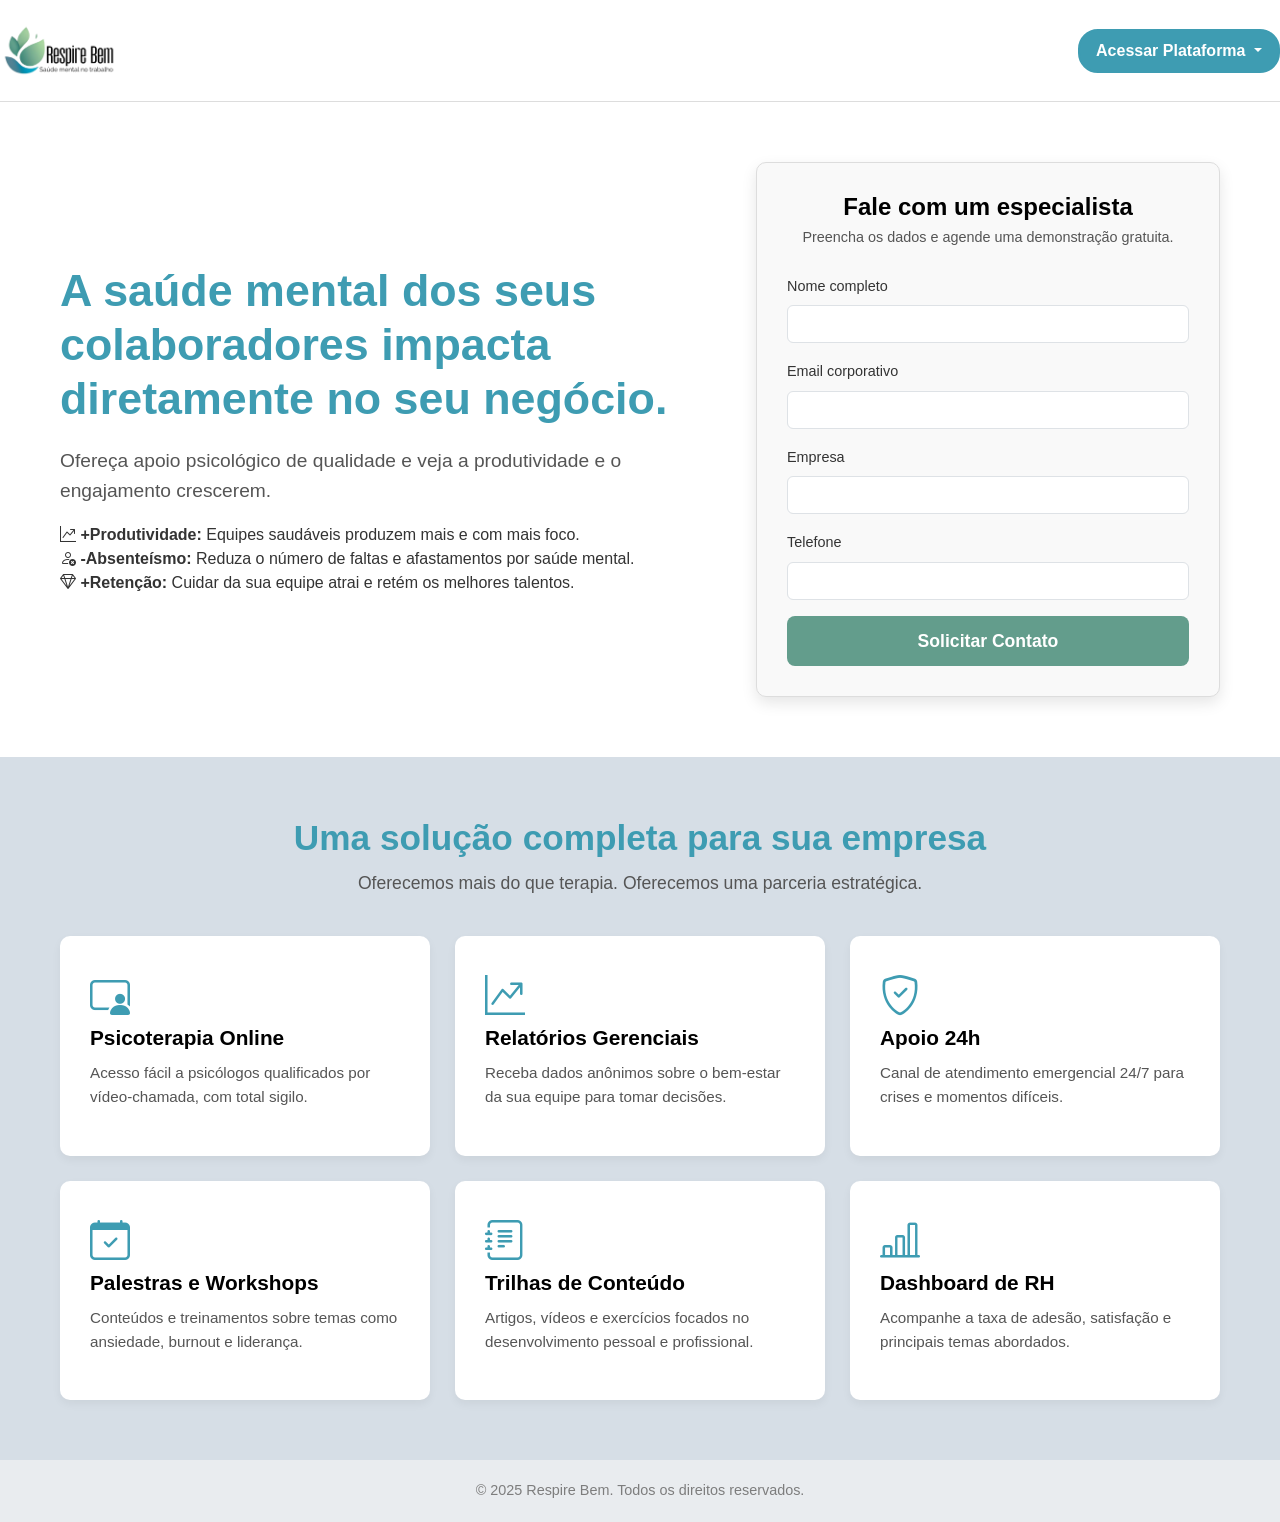
<file: respire-bem-frontend/index.html>
<!DOCTYPE html>
<html lang="pt-br">
<head>
  <meta charset="UTF-8" />
  <meta name="viewport" content="width=device-width, initial-scale=1.0" />
  
  <link href="https://cdn.jsdelivr.net/npm/bootstrap@5.3.3/dist/css/bootstrap.min.css" rel="stylesheet" integrity="sha384-QWTKZyjpPEjISv5WaRU9OFeRpok6YctnYmDr5pNlyT2bRjXh0JMhjY6hW+ALEwIH" crossorigin="anonymous">
  
  <link rel="stylesheet" href="assets/css/index.css" />
  
  <link rel="icon" href="assets/icons/favicon.ico" type="image/x-icon" />
  <title>Respire Bem - Saúde Mental para Empresas</title>

  <link rel="stylesheet" href="https://cdn.jsdelivr.net/npm/bootstrap-icons@1.11.3/font/bootstrap-icons.min.css">
</head>
<body>
  
<header class="header-publico">
  <div class="header-container">
    <img src="assets/icons/imag.01.png" alt="Logo Respire Bem" class="logo" />
    
    <div class="btn-group">
      <button type="button" class="btn btn-login dropdown-toggle" data-bs-toggle="dropdown" aria-expanded="false">
        Acessar Plataforma
      </button>
      <ul class="dropdown-menu dropdown-menu-end">
        <li>
          <a class="dropdown-item" href="#" data-bs-toggle="modal" data-bs-target="#modalEmpresa">
            <i class="bi bi-building"></i> Sou Empresa
          </a>
        </li>
        <li>
          <a class="dropdown-item" href="#" data-bs-toggle="modal" data-bs-target="#modalProfissional">
            <i class="bi bi-heart-pulse"></i> Sou Profissional
          </a>
        </li>
        <li>
          <a class="dropdown-item" href="#" data-bs-toggle="modal" data-bs-target="#modalColaborador">
            <i class="bi bi-person"></i> Sou Colaborador
          </a>
        </li>
      </ul>
    </div>
  </div>
</header>

<main>
  <section class="hero-section">
    <div class="main-container hero-container">
      
      <div class="hero-texto">
        <h1>A saúde mental dos seus colaboradores impacta diretamente no seu negócio.</h1>
        <p>Ofereça apoio psicológico de qualidade e veja a produtividade e o engajamento crescerem.</p>
        <div class="hero-features-list">
          <div class="hero-feature-item">
            <i class="bi bi-graph-up-arrow"></i>
            <span><strong>+Produtividade:</strong> Equipes saudáveis produzem mais e com mais foco.</span>
          </div>
          <div class="hero-feature-item">
            <i class="bi bi-person-x"></i>
            <span><strong>-Absenteísmo:</strong> Reduza o número de faltas e afastamentos por saúde mental.</span>
          </div>
          <div class="hero-feature-item">
            <i class="bi bi-gem"></i>
            <span><strong>+Retenção:</strong> Cuidar da sua equipe atrai e retém os melhores talentos.</span>
          </div>
        </div>
      </div>

      <div class="hero-form">
        <h3>Fale com um especialista</h3>
        <p>Preencha os dados e agende uma demonstração gratuita.</p>
        <form>
          <div class="mb-3">
            <label for="nome" class="form-label">Nome completo</label>
            <input type="text" class="form-control" id="nome">
          </div>
          <div class="mb-3">
            <label for="email" class="form-label">Email corporativo</label>
            <input type="email" class="form-control" id="email">
          </div>
          <div class="mb-3">
            <label for="empresa" class="form-label">Empresa</label>
            <input type="text" class="form-control" id="empresa">
          </div>
          <div class="mb-3">
            <label for="telefone" class="form-label">Telefone</label>
            <input type="tel" class="form-control" id="telefone">
          </div>
          
          <button type="button" class="btn-submit-form" data-bs-toggle="modal" data-bs-target="#modalContatoSucesso">
            Solicitar Contato
          </button>
        </form>
      </div>

    </div>
  </section>

  <section class="beneficios-section">
    <div class="main-container">
      <h2>Uma solução completa para sua empresa</h2>
      <p class="subtitulo">Oferecemos mais do que terapia. Oferecemos uma parceria estratégica.</p>
      <div class="beneficios-grid">
        <div class="beneficio-item">
          <i class="bi bi-person-video3"></i>
          <h3>Psicoterapia Online</h3>
          <p>Acesso fácil a psicólogos qualificados por vídeo-chamada, com total sigilo.</p>
        </div>
        <div class="beneficio-item">
          <i class="bi bi-graph-up-arrow"></i>
          <h3>Relatórios Gerenciais</h3>
          <p>Receba dados anônimos sobre o bem-estar da sua equipe para tomar decisões.</p>
        </div>
        <div class="beneficio-item">
          <i class="bi bi-shield-check"></i>
          <h3>Apoio 24h</h3>
          <p>Canal de atendimento emergencial 24/7 para crises e momentos difíceis.</p>
        </div>
        <div class="beneficio-item">
          <i class="bi bi-calendar-check"></i>
          <h3>Palestras e Workshops</h3>
          <p>Conteúdos e treinamentos sobre temas como ansiedade, burnout e liderança.</p>
        </div>
        <div class="beneficio-item">
          <i class="bi bi-journal-text"></i>
          <h3>Trilhas de Conteúdo</h3>
          <p>Artigos, vídeos e exercícios focados no desenvolvimento pessoal e profissional.</p>
        </div>
        <div class="beneficio-item">
          <i class="bi bi-bar-chart-line"></i>
          <h3>Dashboard de RH</h3>
          <p>Acompanhe a taxa de adesão, satisfação e principais temas abordados.</p>
        </div>
      </div>
    </div>
  </section>
</main>

<footer class="footer-padrao">
  <p>© 2025 Respire Bem. Todos os direitos reservados.</p>
</footer>

<div class="modal fade" id="modalContatoSucesso" tabindex="-1" aria-labelledby="modalContatoSucessoLabel" aria-hidden="true">
  <div class="modal-dialog modal-dialog-centered">
    <div class="modal-content">
      <div class="modal-header" style="background-color: #639D8C;">
        <h1 class="modal-title fs-5" id="modalContatoSucessoLabel" style="color: white !important;">
          <i class="bi bi-check-circle-fill"></i> Solicitação Recebida!
        </h1>
        <button type="button" class="btn-close" data-bs-dismiss="modal" aria-label="Close"></button>
      </div>
      <div class="modal-body text-center">
        <p class="mt-3" style="font-size: 1.2em; font-weight: bold; color: #3E9CB2;">
            Aguarde, um de nossos especialistas!
        </p>
        <p>O mesmo entrará em contato em breve.</p>
      </div>
      <div class="modal-footer">
        <button type="button" class="btn btn-secondary" data-bs-dismiss="modal">Fechar</button>
      </div>
    </div>
  </div>
</div>

<div class="modal fade" id="modalEmpresa" tabindex="-1" aria-labelledby="modalEmpresaLabel" aria-hidden="true">
  <div class="modal-dialog modal-dialog-centered">
    <div class="modal-content">
      <div class="modal-header">
        <h1 class="modal-title fs-5" id="modalEmpresaLabel">Login da Empresa (RH)</h1>
        <button type="button" class="btn-close" data-bs-dismiss="modal" aria-label="Close"></button>
      </div>
      <div class="modal-body">
        <form>
          <div class="mb-3">
            <label for="loginEmailEmpresa" class="form-label">Email Corporativo</label>
            <input type="email" class="form-control" id="loginEmailEmpresa" placeholder="seu.nome@empresa.com" required>
          </div>
          <div class="mb-3">
            <label for="loginSenhaEmpresa" class="form-label">Senha</label>
            <input type="password" class="form-control" id="loginSenhaEmpresa" required>
          </div>
          <div class="mb-3 form-check">
            <input type="checkbox" class="form-check-input" id="lembrarEmpresa">
            <label class="form-check-label" for="lembrarEmpresa">Lembrar-me</label>
          </div>
          <button type="submit" class="btn btn-primary w-100 btn-login-modal">Entrar</button>
        </form>
      </div>
    </div>
  </div>
</div>

<div class="modal fade" id="modalProfissional" tabindex="-1" aria-labelledby="modalProfissionalLabel" aria-hidden="true">
  <div class="modal-dialog modal-dialog-centered">
    <div class="modal-content">
      <div class="modal-header">
        <h1 class="modal-title fs-5" id="modalProfissionalLabel">Login do Profissional</h1>
        <button type="button" class="btn-close" data-bs-dismiss="modal" aria-label="Close"></button>
      </div>
      <div class="modal-body">
        <form>
          <div class="mb-3">
            <label for="loginEmailProfissional" class="form-label">Email Profissional</label>
            <input type="email" class="form-control" id="loginEmailProfissional" required>
          </div>
          <div class="mb-3">
            <label for="loginSenhaProfissional" class="form-label">Senha</label>
            <input type="password" class="form-control" id="loginSenhaProfissional" required>
          </div>
          <button type="submit" class="btn btn-primary w-100 btn-login-modal">Entrar</button>
        </form>
      </div>
    </div>
  </div>
</div>

<div class="modal fade" id="modalColaborador" tabindex="-1" aria-labelledby="modalColaboradorLabel" aria-hidden="true">
  <div class="modal-dialog modal-dialog-centered">
    <div class="modal-content">
      <div class="modal-header">
        <h1 class="modal-title fs-5" id="modalColaboradorLabel">Login do Colaborador</h1>
        <button type="button" class="btn-close" data-bs-dismiss="modal" aria-label="Close"></button>
      </div>
      <div class="modal-body">
        <form>
          <div class="mb-3">
            <label for="loginEmailColaborador" class="form-label">Seu Email</label>
            <input type="email" class="form-control" id="loginEmailColaborador" required>
          </div>
          <div class="mb-3">
            <label for="loginSenhaColaborador" class="form-label">Senha</labeL>
            <input type="password" class="form-control" id="loginSenhaColaborador" required>
          </div>
          <button type="submit" class="btn btn-primary w-100 btn-login-modal">Entrar</button>
        </form>
      </div>
    </div>
  </div>
</div>

<script src="https://cdn.jsdelivr.net/npm/bootstrap@5.3.3/dist/js/bootstrap.bundle.min.js" integrity="sha384-YvpcrYf0tY3lHB60NNkmXc5s9fDVZLESaAA55NDzOxhy9GkcIdslK1eN7N6jIeHz" crossorigin="anonymous"></script>
<!-- INCLUSÃO DOS NOVOS SCRIPTS DE AUTENTICAÇÃO -->
<script src="assets/js/api.js"></script>
<script src="assets/js/login.js"></script>
</body>
</html>
</file>
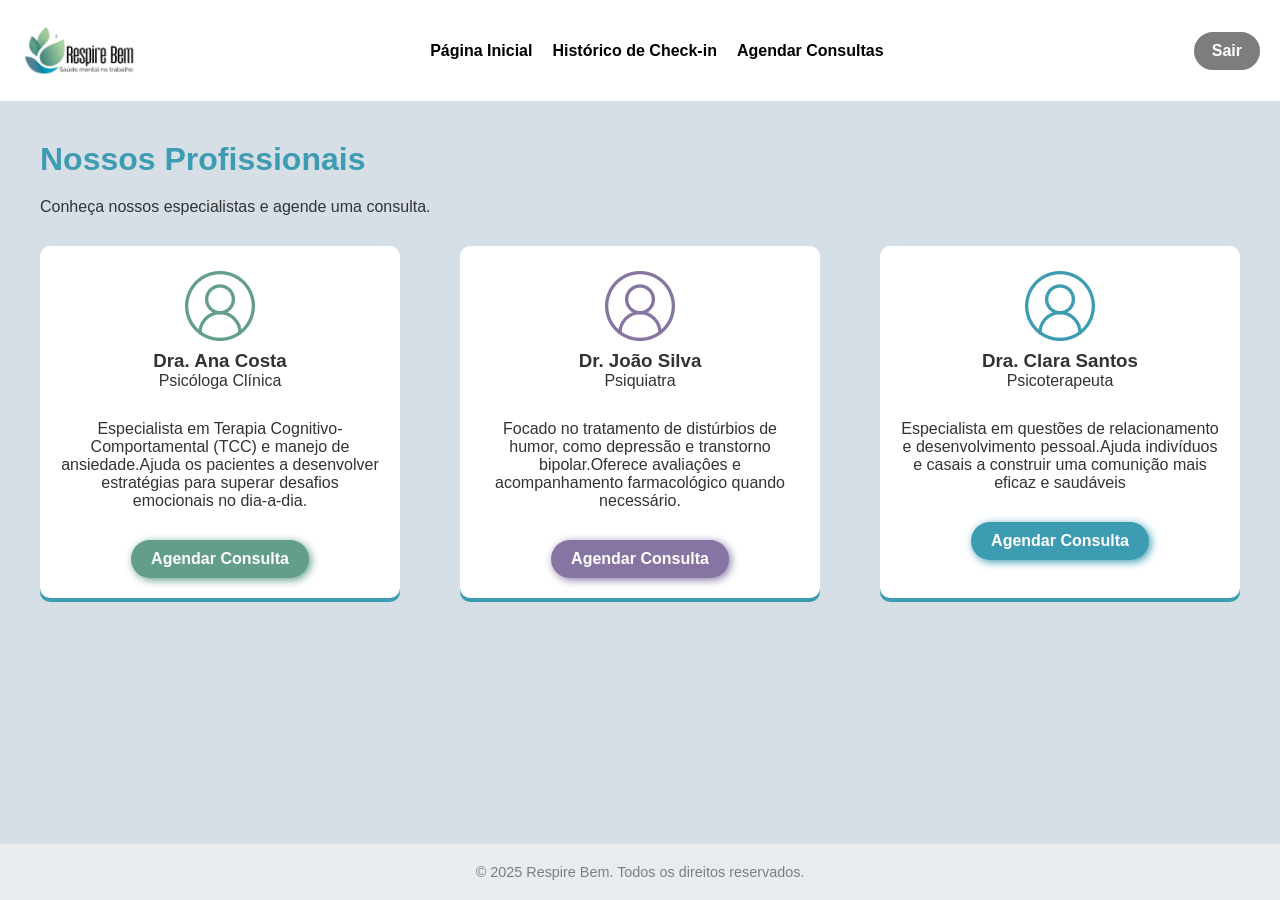
<file: respire-bem-frontend/pages/colaborador/colaborador-agendar-consultas.html>
<!DOCTYPE html>
<html lang="pt-br">
<head>
    <meta charset="UTF-8">
    <meta name="viewport" content="width=device-width, initial-scale=1.0">
    <link rel="stylesheet" href="../../assets/css/colaborador-agendar-consultas.css">
    <title>Agendar Consultas - Colaborador</title>
</head>
<body>
    
    <header>
      <link rel="icon" href="/favicon.ico" type="image/x-icon" />
    <div class="header-container">
      <img src="../../assets/icons/imag.01.png" alt="Logo Respire Bem" class="logo" />
      <nav>
        <ul>
          <li><a href="tela-inicial-colaborador.html">Página Inicial</a></li>
          <li><a href="colaborador-historico-check-in.html">Histórico de Check-in</a></li>
          <li><a href="colaborador-agendar-consultas.html#">Agendar Consultas</a></li>
        </ul>
      </nav>
      <a href="../index.html#" class="sair">Sair</a>
    </div>
  </header>

  <main>
    <div class="main-container">
      <h1>Nossos Profissionais</h1>
      <p>Conheça nossos especialistas e agende uma consulta.</p>

      <div class="tres-colunas">
        <div class="psicologa-clinica">
          <img src="../../assets/icons/circle-user-round001.png" alt="Dra. Ana Costa">
          <h3>Dra. Ana Costa</h3>
          <p>Psicóloga Clínica</p>
          <p>Especialista em Terapia Cognitivo-Comportamental (TCC) e manejo de ansiedade.Ajuda os pacientes a desenvolver estratégias para superar desafios emocionais no dia-a-dia.</p>
          <a href="#">
          <button class="agendar-consulta01">Agendar Consulta</button>
          </a>
        </div>
        <div class="psiquiatria">
          <img src="../../assets/icons/circle-user-round002.png" alt="Dr. João Silva">
          <h3>Dr. João Silva</h3>
          <p>Psiquiatra</p>
          <p>Focado no tratamento de distúrbios de humor, como depressão e transtorno bipolar.Oferece avaliaçôes e acompanhamento farmacológico quando necessário.</p>
           <a href="#">
          <button class="agendar-consulta02">Agendar Consulta</button>
          </a>
        </div>
        <div class="psicoterapeuta">
          <img src="../../assets/icons/circle-user-round 003.png" alt="Dra. Clara Santos">
          <h3>Dra. Clara Santos</h3>
          <p>Psicoterapeuta</p>
          <p>Especialista em questões de relacionamento e desenvolvimento pessoal.Ajuda indivíduos e casais a construir uma comunição mais eficaz e saudáveis</p>
           <a href="#">
          <button class="agendar-consulta03">Agendar Consulta</button>
          </a>
        </div>
      </div>
    </div>
  </main>

  <footer class="footer-padrao">
    <p>© 2025 Respire Bem. Todos os direitos reservados.</p>
  </footer>
  <script src="../../assets/js/logout.js" defer></script>
</body>
</html>
</file>
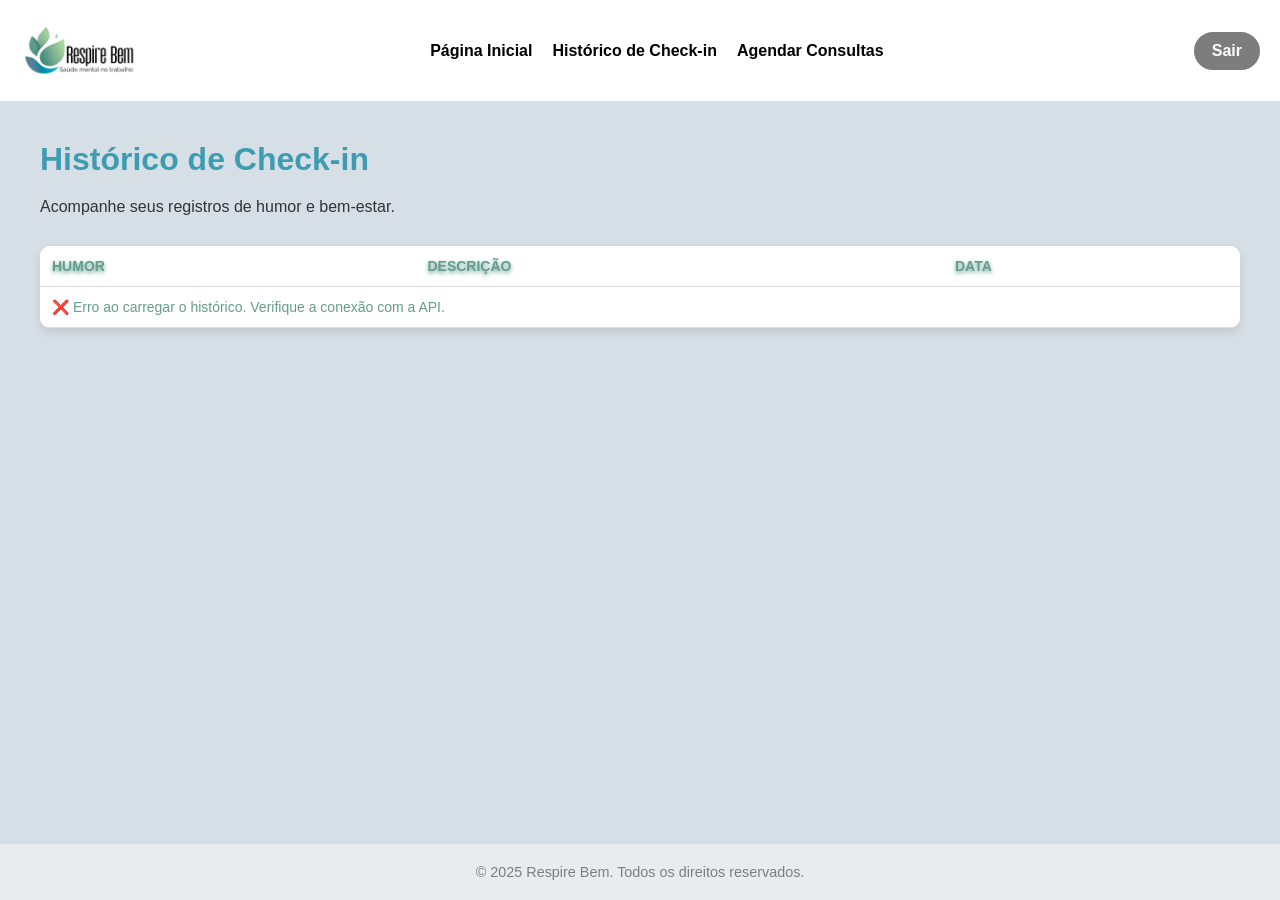
<file: respire-bem-frontend/pages/colaborador/colaborador-historico-check-in.html>
<!DOCTYPE html>
<html lang="pt-br">
<head>
  <meta charset="UTF-8" />
  <meta name="viewport" content="width=device-width, initial-scale=1.0" />
  <title>Histórico de Check-in - Respire Bem</title>
  <link rel="stylesheet" href="../../assets/css/colaborador-historico-check-in.css" />
</head>
<body>
  <header>
    <link rel="icon" href="../../assets/icons/favicon.ico" type="image/x-icon" />
    <div class="header-container">
      <img src="../../assets/icons/imag.01.png" alt="Logo Respire Bem" class="logo" />
      <nav>
        <ul>
          <li><a href="tela-inicial-colaborador.html">Página Inicial</a></li>
          <li><a href="colaborador-historico-check-in.html#">Histórico de Check-in</a></li>
          <li><a href="colaborador-agendar-consultas.html">Agendar Consultas</a></li>
        </ul>
      </nav>
      <a href="../index.html#" class="sair">Sair</a>
    </div>
  </header>

  <main>
    <div class="main-container">
      <h1>Histórico de Check-in</h1>
      <p>Acompanhe seus registros de humor e bem-estar.</p>

      <table class="historico-checkin">
        <thead>
          <tr>
            <th>Humor</th>
            <th>Descrição</th>
            <th>Data</th>
          </tr>
        </thead>
        <tbody>
          <tr>
            <td>Feliz</td>
            <td>Hoje estou me sentindo feliz e animado.</td>
            <td>18/09/2025</td>
          </tr>
          <tr>
            <td>Bem</td>
            <td>Hoje estou me sentindo bem e tranquilo.</td>
            <td>19/09/2025</td>
          </tr>
          <tr>
            <td>Neutro (a)</td>
            <td>Hoje estou me sentindo neutro e indiferente.</td>
            <td>22/09/2025</td>
          </tr>
          <tr>
            <td>Desanimado (a)</td>
            <td>Hoje estou me sentindo desanimado e desmotivado.</td>
            <td>23/09/2025</td>
          </tr>
          <tr>
            <td>Triste</td>
            <td>Hoje estou me sentindo triste abalado.</td>
            <td>24/09/2025</td>
          </tr>
          <tr>
            <td>Irritado (a)</td>
            <td>Hoje estou me sentindo irritado e frustrado.</td>
            <td>25/09/2025</td>
          </tr>
          <tr>
            <td>Feliz</td>
            <td>Hoje estou me sentindo feliz e animado.</td>
            <td>26/09/2025</td>
          </tr>
          <tr>
            <td>Bem</td>
            <td>Hoje estou me sentindo bem e tranquilo.</td>
            <td>29/09/2025</td>
          </tr>
        </tbody>
      </table>
    </div>
  </main>
  <footer class="footer-padrao">
    <p>© 2025 Respire Bem. Todos os direitos reservados.</p>
  </footer>
  <script src="../../assets/js/api.js" defer></script> 
  <script src="../../assets/js/logout.js" defer></script>
  <script src="../../assets/js/colaborador-historico-check-in.js" defer></script>
</body>
</html>
</file>
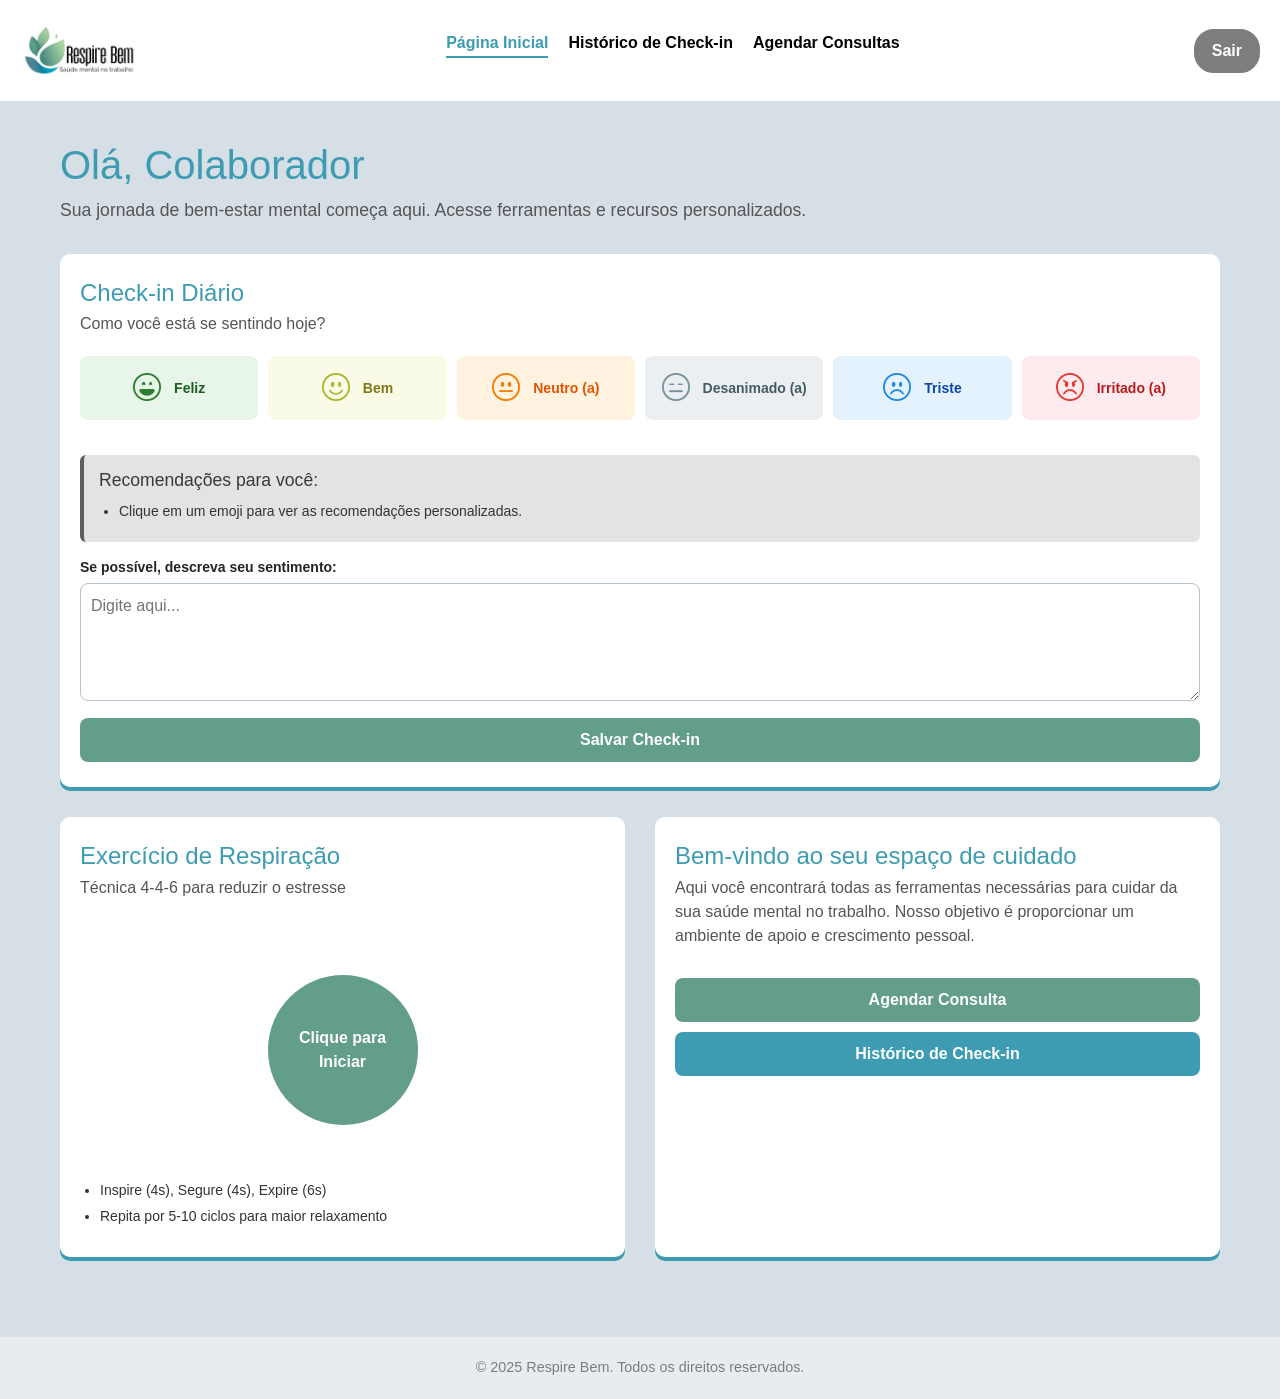
<file: respire-bem-frontend/pages/colaborador/tela-inicial-colaborador.html>
<!DOCTYPE html>
<html lang="pt-BR">
<head>
  <meta charset="UTF-8" />
  <meta name="viewport" content="width=device-width, initial-scale=1.0" />
  <title>Olá Colaborador - Respire Bem</title>
  
  <link rel="stylesheet" href="../../assets/css/tela-inicial-colaborador.css" />
  
  <link href="https://cdn.jsdelivr.net/npm/bootstrap@5.3.3/dist/css/bootstrap.min.css" rel="stylesheet" integrity="sha384-QWTKZyjpPEjISv5WaRU9OFeRpok6YctnYmDr5pNlyT2bRjXh0JMhjY6hW+ALEwIH" crossorigin="anonymous">
  <link rel="stylesheet" href="https://cdn.jsdelivr.net/npm/bootstrap-icons@1.10.5/font/bootstrap-icons.css">
  <link rel="icon" href="../../assets/icons/favicon.ico" type="image/x-icon" />
</head>
<body>

  <header> 
    <div class="header-container">
      <img src="../../assets/icons/imag.01.png" alt="Logo Respire Bem" class="logo" />
      <nav>
        <ul>
          <li><a href="tela-inicial-colaborador.html#" class="active">Página Inicial</a></li>
          <li><a href="colaborador-historico-check-in.html">Histórico de Check-in</a></li>
          <li><a href="colaborador-agendar-consultas.html">Agendar Consultas</a></li> 
        </ul>
      </nav>
      <a href="../index.html" class="sair">Sair</a>
    </div>
  </header>

  <main>
    <div class="main-container">
      <h1>Olá, Colaborador</h1>
      <p>Sua jornada de bem-estar mental começa aqui. Acesse ferramentas e recursos personalizados.</p>

      <div class="container-main">

        <div class="col card-destaque">
          <h2>Check-in Diário</h2>
          <p class="col-subtitulo">Como você está se sentindo hoje?</p>
          <div class="mood-icons">
            <div class="mood feliz"><i class="bi bi-emoji-laughing"></i> Feliz</div>
            <div class="mood bem"><i class="bi bi-emoji-smile"></i> Bem</div>
            <div class="mood neutro"><i class="bi bi-emoji-neutral"></i> Neutro (a)</div>
            <div class="mood desanimado"><i class="bi bi-emoji-expressionless"></i> Desanimado (a)</div>
            <div class="mood triste"><i class="bi bi-emoji-frown"></i> Triste</div>
            <div class="mood irritado"><i class="bi bi-emoji-angry"></i> Irritado (a)</div>
          </div>
          <div class="listaRecomendacao" id="listaRecomendacoes">
            <h3>Recomendações para você:</h3>
            <ul>
              <li>Clique em um emoji para ver as recomendações personalizadas.</li>
            </ul>
          </div>
          <div class="descricao">
            <label for="descricao">Se possível, descreva seu sentimento:</label>
            <textarea id="descricao" name="descricao" rows="4" placeholder="Digite aqui..."></textarea>
          </div>
          
          <button class="btn-primary" data-bs-toggle="modal" data-bs-target="#modalSucesso">Salvar Check-in</button>
        </div>
        
        <div class="col">
          <h2>Exercício de Respiração</h2>
          <p class="col-subtitulo">Técnica 4-4-6 para reduzir o estresse</p>
          <div class="respiracao-container">
            <div id="bolaRespiracao" class="bola">
              <span id="textoRespiracao">Clique para Iniciar</span>
            </div>
          </div>
          <ul class="lista-simples">
            <li>Inspire (4s), Segure (4s), Expire (6s)</li>
            <li>Repita por 5-10 ciclos para maior relaxamento</li>
          </ul>
        </div>

        <div class="col">
          <h2>Bem-vindo ao seu espaço de cuidado</h2>
          <p class="col-subtitulo">
            Aqui você encontrará todas as ferramentas necessárias para cuidar da sua saúde mental no trabalho.
            Nosso objetivo é proporcionar um ambiente de apoio e crescimento pessoal.
          </p>
          <a href="colaborador-agendar-consultas.html" class="btn-primary">Agendar Consulta</a>
          <a href="colaborador-historico-check-in.html" class="btn-secondary">Histórico de Check-in</a>
        </div>

        

      </div>
    </div>
  </main>

  <footer class="footer-padrao">
    <p>© 2025 Respire Bem. Todos os direitos reservados.</p>
  </footer>

  <div class="modal fade" id="modalSucesso" tabindex="-1" aria-labelledby="modalSucessoLabel" aria-hidden="true">
    <div class="modal-dialog modal-dialog-centered">
      <div class="modal-content">
        <div class="modal-header" style="background-color: #639D8C; color: white;">
          <h1 class="modal-title fs-5" id="modalSucessoLabel" style="color: white !important;">
            <i class="bi bi-check-circle-fill"></i> Check-in Realizado!
          </h1>
          <button type="button" class="btn-close" data-bs-dismiss="modal" aria-label="Close"></button>
        </div>
        <div class="modal-body text-center">
          <p class="mt-3">Obrigado por compartilhar como você está se sentindo.</p>
          <p>Suas informações foram salvas com segurança.</p>
        </div>
        <div class="modal-footer">
        <button type="button" class="btn-secondary" data-bs-dismiss="modal">Fechar</button> 
        </div>
      </div>
    </div>
  </div>

  <script src="https://cdn.jsdelivr.net/npm/bootstrap@5.3.3/dist/js/bootstrap.bundle.min.js" integrity="sha384-YvpcrYf0tY3lHB60NNkmXc5s9fDVZLESaAA55NDzOxhy9GkcIdslK1eN7N6jIeHz" crossorigin="anonymous"></script>
  <script src="../../assets/js/api.js" defer ></script>
  <script src="../../assets/js/logout.js" defer></script>
  <script src="../../assets/js/tela-inicial-colaborador.js"></script>
  <script src="../../assets/js/colaborador.js"></script>
  

</body>
</html>
</file>
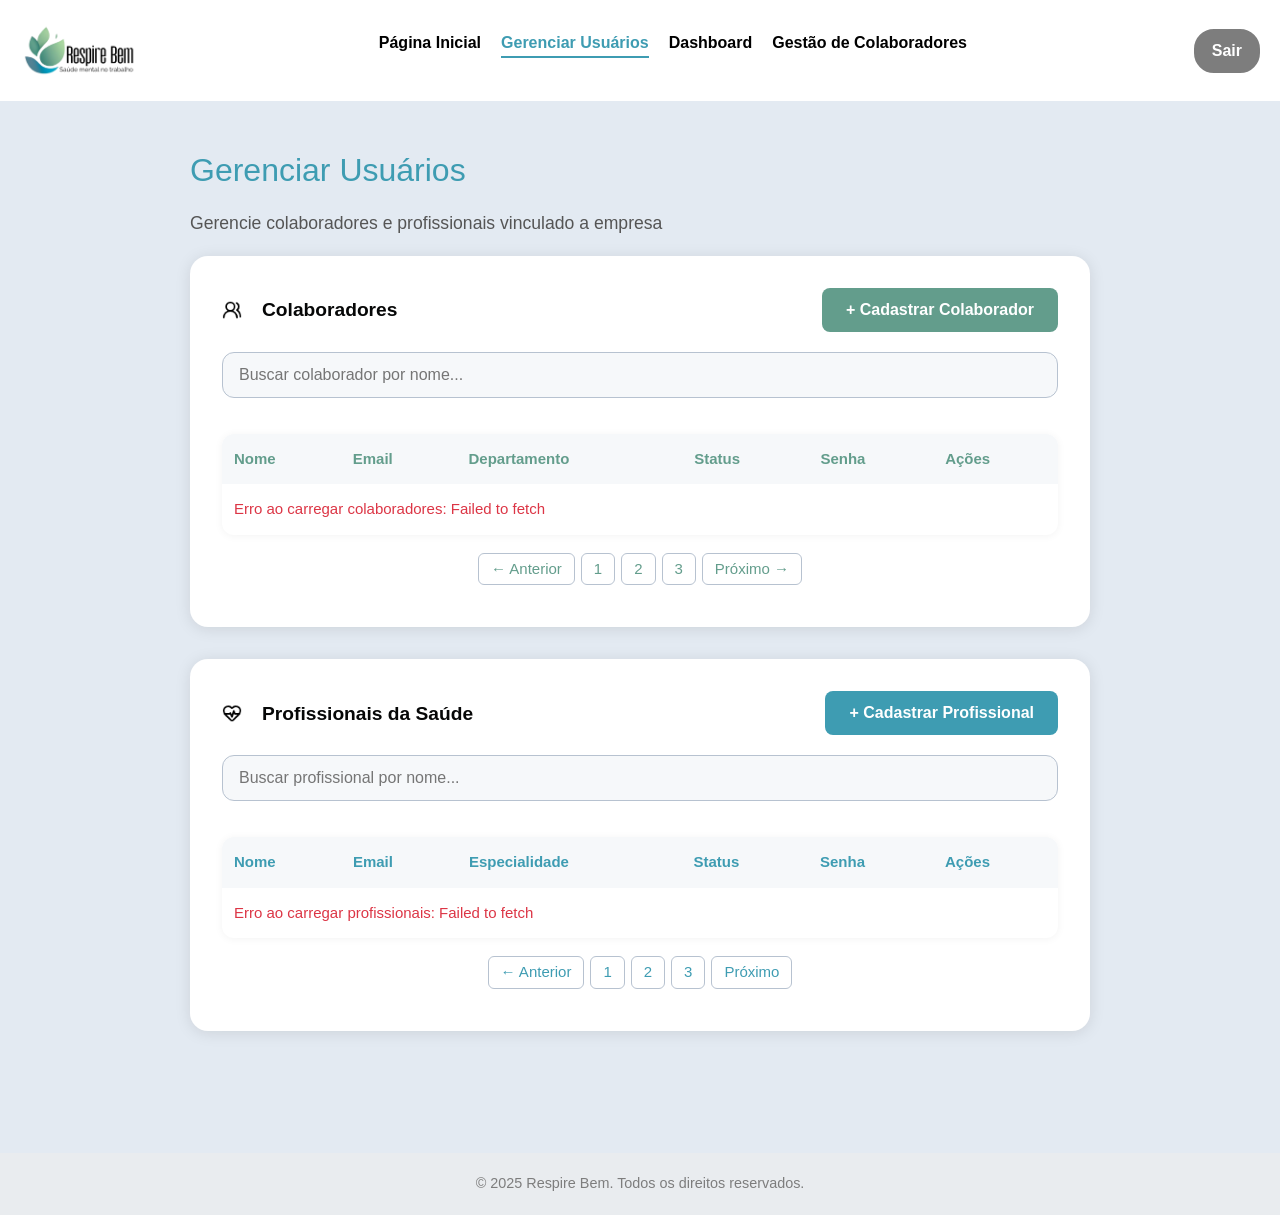
<file: respire-bem-frontend/pages/empresa/gerenciar-usuarios.html>
<!DOCTYPE html>
<html lang="pt-br">
<head>
  <meta charset="UTF-8">
  <meta name="viewport" content="width=device-width, initial-scale=1.0">
  <title>Gerenciar Usuários - Respire Bem</title>
  
  <link href="https://cdn.jsdelivr.net/npm/bootstrap@5.3.3/dist/css/bootstrap.min.css" rel="stylesheet" integrity="sha384-QWTKZyjpPEjISv5WaRU9OFeRpok6YctnYmDr5pNlyT2bRjXh0JMhjY6hW+ALEwIH" crossorigin="anonymous">
  
  <link rel="stylesheet" href="../../assets/css/gerenciar-usuarios.css">
</head>
<body>
  <header> 
    <div class="header-container">
      <img src="../../assets/icons/imag.01.png" alt="Logo Respire Bem" class="logo" />
      <nav>
        <ul>
          <li><a href="tela-inicial-empresa.html">Página Inicial</a></li>
          
          <li><a href="gerenciar-usuarios.html" class="active">Gerenciar Usuários</a></li>
          <li><a href="dashboard.html">Dashboard</a></li>
          <li><a href="gestao-de-colaboradores.html">Gestão de Colaboradores</a></li>
        </ul>
      </nav>
      <a href="../index.html" class="sair">Sair</a>
    </div>
  </header>

  <main>
    <div class="main-container">
        <h1>Gerenciar Usuários</h1>
        <p>Gerencie colaboradores e profissionais vinculado a empresa</p>

        <div class="coluna1">
            <div class="colaboradores">
                <div class="colaboradores-header">
                  <img src="../../assets/icons/colaboradores.png" alt="colaboradores">
                  <h2>Colaboradores</h2>
                  <button class="btn-cadastrar-colaborador" data-bs-toggle="modal" data-bs-target="#modalColaborador">+ Cadastrar Colaborador</button>
                </div>
                
                  <input type="text" id="buscaColaborador" name="buscaColaborador" placeholder="Buscar colaborador por nome..." class="campo-busca">

                <table id="tabelaColaboradores">
                  <thead>
                    <tr>
                      <th>Nome</th>
                      <th>Email</th>
                      <th>Departamento</th>
                      <th>Status</th>
                      <th>Senha</th>
                      <th>Ações</th>
                    </tr>
                  </thead>
                  <tbody>
                    </tbody>
                </table>
                <div class="paginacao-colaboradores">
                  <button>&larr; Anterior</button>
                  <span class="active">1</span>
                  <button>2</button>
                  <button>3</button>
                  <button>Próximo &rarr;</button>
                </div>
            </div>
          </div>
          
          <div class="coluna2">
            <div class="profissionais-card">
              <div class="profissionais-header">
                <img src="../../assets/icons/bem-estar.png" alt="profissionais">
                <h2>Profissionais da Saúde</h2>
                <button class="btn-cadastrar-profissional" data-bs-toggle="modal" data-bs-target="#modalProfissional">+ Cadastrar Profissional</button>
              </div>
                    <input type="text" id="buscaProfissional" name="buscaProfissional" placeholder="Buscar profissional por nome..." class="campo-busca">


              <table id="tabelaProfissionais">
                <thead>
                  <tr>
                    <th>Nome</th>
                    <th>Email</th>
                    <th>Especialidade</th>
                    <th>Status</th>
                    <th>Senha</th>
                    <th>Ações</th>
                  </tr>
                </thead>
                <tbody>
                  </tbody>
              </table>

              <div class="paginacao-profissionais">
                <button>&larr; Anterior</button>
                <span class="active">1</span>
                <button>2</button>
                <button>3</button>
                <button>Próximo</button>
              </div>
            </div>
          </div>
    </div>
  </main>

  <div class="modal fade" id="modalColaborador" tabindex="-1" aria-labelledby="modalColaboradorLabel" aria-hidden="true">
    <div class="modal-dialog modal-dialog-centered">
      <div class="modal-content">
        <div class="modal-header">
          <h1 class="modal-title fs-5" id="modalColaboradorLabel">Cadastrar Colaborador</h1>
          <button type="button" class="btn-close" data-bs-dismiss="modal" aria-label="Close"></button>
        </div>
        <div class="modal-body">
          <form id="formColaborador">
            <label for="nomeColaborador">Nome:</label>
            <input type="text" id="nome" name="nomeColaborador" required>
            <label for="email">Email:</label>
            <input type="email" id="emailColaborador" name="emailColaborador" required>

            <label for="departamento">Departamento:</label>
            <!-- O JS vai preencher as options aqui com IDs reais do banco -->
            <select id="departamento" name="departamento" required>
              <option value="" disabled selected>Carregando departamentos...</option>
            </select>

            <label for="statusColaborador">Status:</label>
            <select id="statusColaborador" name="statusColaborador">
              <!-- O JS converte "Ativo" -> true, "Inativo" -> false -->
              <option value="Ativo" selected>Ativo</option>
              <option value="Inativo">Inativo</option>
            </select>

            <label for="senhaColaborador">Senha:</label>
            <input type="password" id="senhaColaborador" name="senhaColaborador" required>
            <button type="submit" class="btn-login-modal">Cadastrar</button>
          </form>
        </div>
      </div>
    </div>
  </div>

  <div class="modal fade" id="modalProfissional" tabindex="-1" aria-labelledby="modalProfissionalLabel" aria-hidden="true">
    <div class="modal-dialog modal-dialog-centered">
      <div class="modal-content">
        <div class="modal-header">
          <h1 class="modal-title fs-5" id="modalProfissionalLabel">Cadastrar Profissional</h1>
          <button type="button" class="btn-close" data-bs-dismiss="modal" aria-label="Close"></button>
        </div>
        <div class="modal-body">
          <form id="formProfissional">
            <label for="nomeProfissional">Nome:</label>
            <input type="text" id="nomeProfissional" name="nomeProfissional" required>
            <label for="emailProfissional">Email:</label>
            <input type="email" id="emailProfissional" name="emailProfissional" required>
            <label for="especialidade">Especialidade:</label>
            <select id="especialidade" name="especialidade">
              <option value="Administrativo">Administrativo</option>
              <option value="Financeiro">Financeiro</option>
              <option value="Recursos Humanos (RH)">Recursos Humanos (RH)</option>
              <option value="Comercial">Comercial</option>
              <option value="Marketing">Marketing</option>
              <option value="Produção">Produção</option>
              <option value="Tecnologia da Informação">Tecnologia da Informação</option>
            </select>
            <label for="statusProfissional">Status:</label>
            <select id="statusProfissional" name="statusProfissional">
              <option value="Ativo">Ativo</option>
              <option value="Inativo">Inativo</option>
            </select>
            <label for="senhaProfissional">Senha:</label>
            <input type="password" id="senhaProfissional" name="senhaProfissional" required>
            <button type="submit" class="btn-login-modal">Cadastrar</button>
          </form>
        </div>
      </div>
    </div>
  </div>

  <!-- Modal de Edição de Colaborador -->
  <div class="modal fade" id="modalColaboradorEdit" tabindex="-1" aria-labelledby="modalColaboradorEditLabel" aria-hidden="true">
    <div class="modal-dialog modal-dialog-centered">
      <div class="modal-content">
        <div class="modal-header">
          <h1 class="modal-title fs-5" id="modalColaboradorEditLabel">Editar Colaborador</h1>
          <button type="button" class="btn-close" data-bs-dismiss="modal" aria-label="Close"></button>
        </div>
        <div class="modal-body">
          <form id="formColaboradorEdit">
            <label for="nomeEdit">Nome:</label>
            <input type="text" id="nomeEdit" name="nomeEdit" required>
            <label for="emailEdit">Email:</label>
            <input type="email" id="emailEdit" name="emailEdit" required>

            <label for="departamentoEdit">Departamento:</label>
            <select id="departamentoEdit" name="departamentoEdit" required>
              <option value="" disabled selected>Carregando departamentos...</option>
            </select>

            <label for="statusEdit">Status:</label>
            <select id="statusEdit" name="statusEdit">
              <option value="Ativo">Ativo</option>
              <option value="Inativo">Inativo</option>
            </select>

            <label for="senhaEdit">Senha (deixe em branco para não alterar):</label>
            <input type="password" id="senhaEdit" name="senhaEdit">
            <button type="submit" class="btn-login-modal">Atualizar</button>
          </form>
        </div>
      </div>
    </div>
  </div>

  <!-- Modal de Edição de Profissional -->
  <div class="modal fade" id="modalProfissionalEdit" tabindex="-1" aria-labelledby="modalProfissionalEditLabel" aria-hidden="true">
    <div class="modal-dialog modal-dialog-centered">
      <div class="modal-content">
        <div class="modal-header">
          <h1 class="modal-title fs-5" id="modalProfissionalEditLabel">Editar Profissional</h1>
          <button type="button" class="btn-close" data-bs-dismiss="modal" aria-label="Close"></button>
        </div>
        <div class="modal-body">
          <form id="formProfissionalEdit">
            <label for="nomeProfissionalEdit">Nome:</label>
            <input type="text" id="nomeProfissionalEdit" name="nomeProfissionalEdit" required>
            <label for="emailProfissionalEdit">Email:</label>
            <input type="email" id="emailProfissionalEdit" name="emailProfissionalEdit" required>
            <label for="especialidadeEdit">Especialidade:</label>
            <select id="especialidadeEdit" name="especialidadeEdit" required>
              <option value="" disabled selected>Carregando especialidades...</option>
            </select>
            <label for="statusProfissionalEdit">Status:</label>
            <select id="statusProfissionalEdit" name="statusProfissionalEdit">
              <option value="Ativo">Ativo</option>
              <option value="Inativo">Inativo</option>
            </select>
            <label for="senhaProfissionalEdit">Senha (deixe em branco para não alterar):</label>
            <input type="password" id="senhaProfissionalEdit" name="senhaProfissionalEdit">
            <button type="submit" class="btn-login-modal">Atualizar</button>
          </form>
        </div>
      </div>
    </div>
  </div>

  <footer class="footer-padrao">
      <p>© 2025 Respire Bem. Todos os direitos reservados.</p>
  </footer>

  <script src="https://cdn.jsdelivr.net/npm/bootstrap@5.3.3/dist/js/bootstrap.bundle.min.js" integrity="sha384-YvpcrYf0tY3lHB60NNkmXc5s9fDVZLESaAA55NDzOxhy9GkcIdslK1eN7N6jIeHz" crossorigin="anonymous"></script>
  <!-- Inclua os scripts na ordem correta -->
  <script src="../../assets/js/api.js" defer></script> <!-- Primeiro, o arquivo de configuração da API -->
  <script src="../../assets/js/logout.js" defer></script> <!-- Script global de logout e estilização -->
  <script src="../../assets/js/gerenciar-usuarios.js" defer></script> <!-- Segundo, o arquivo de lógica da página que depende do api.js -->
</body>
</html>
</file>
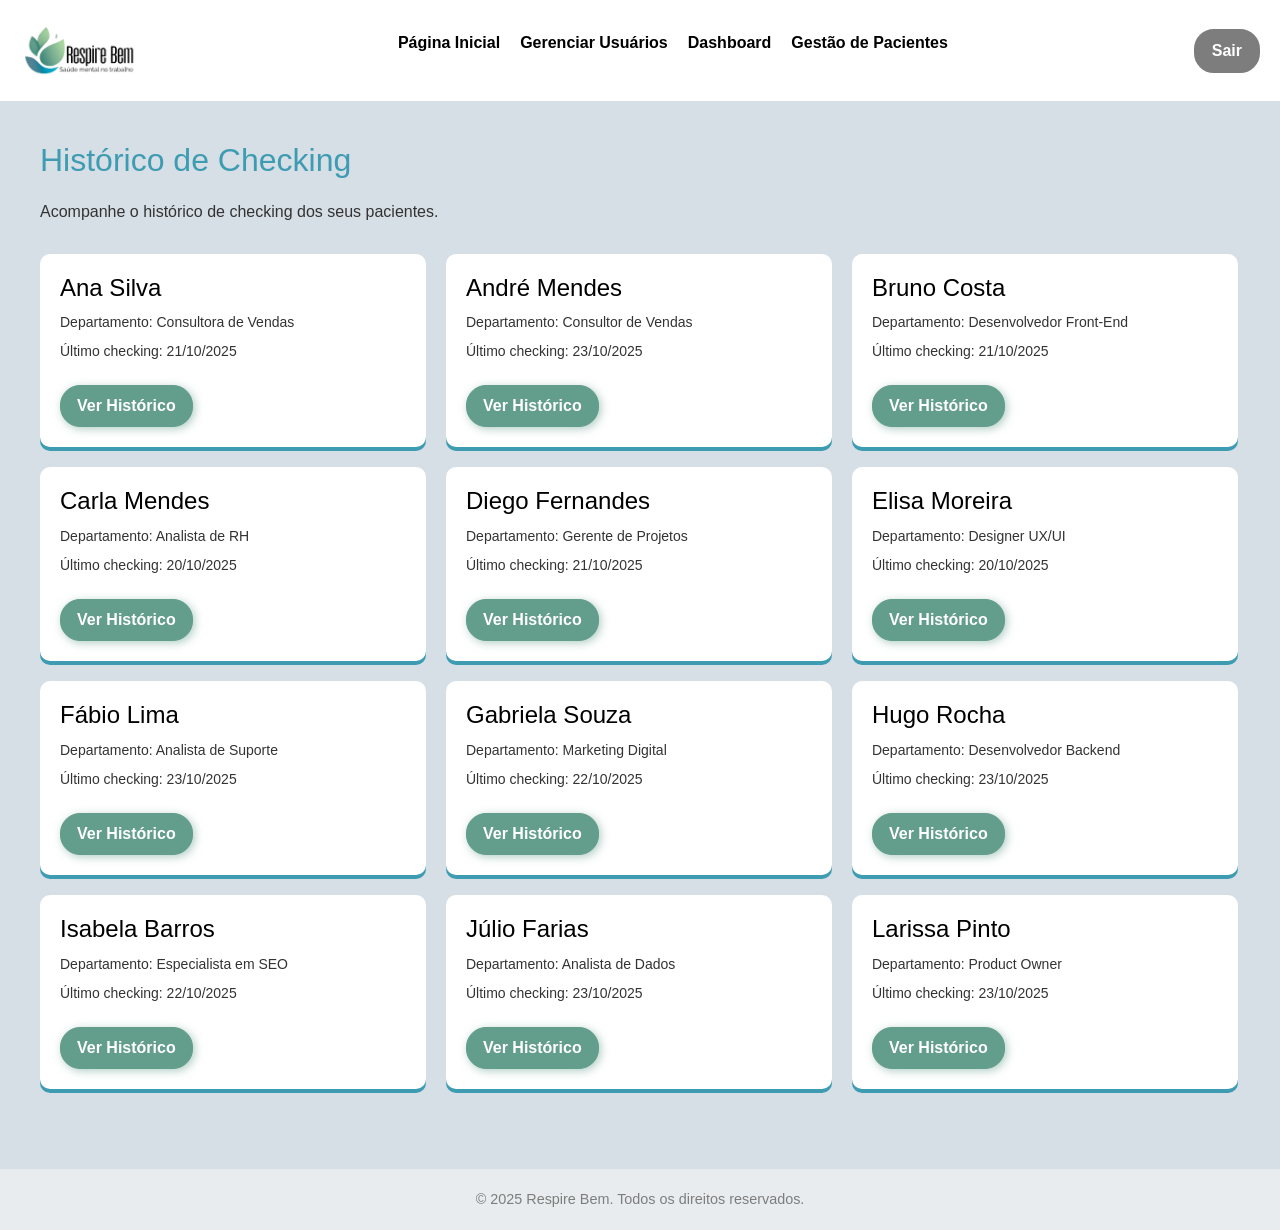
<file: respire-bem-frontend/pages/empresa/gestao-de-colaboradores.html>
<!DOCTYPE html>
<html lang="pt-br">
<head>
    <meta charset="UTF-8" />
    <meta name="viewport" content="width=device-width, initial-scale=1.0" />

    <link href="https://cdn.jsdelivr.net/npm/bootstrap@5.3.3/dist/css/bootstrap.min.css" rel="stylesheet" integrity="sha384-QWTKZyjpPEjISv5WaRU9OFeRpok6YctnYmDr5pNlyT2bRjXh0JMhjY6hW+ALEwIH" crossorigin="anonymous">
    
    <link rel="stylesheet" href="../../assets/css/gestao-de-colaboradores.css" />
    
    <link rel="icon" href="../../assets/icons/favicon.ico" type="image/x-icon" />
    <title>Gestão de Colaboradores - Respire Bem</title>
</head>
<body>

    <header>
        <div class="header-container">
        <img src="../../assets/icons/imag.01.png" alt="Logo Respire Bem" class="logo" />
        <nav>
            <ul>
            <li><a href="tela-inicial-empresa.html">Página Inicial</a></li>
            <li><a href="gerenciar-usuarios.html">Gerenciar Usuários</a></li>
            <li><a href="dashboard.html">Dashboard</a></li>
            <li><a href="gestao-de-colaboradores.html#">Gestão de Pacientes</a></li>
            </ul>
        </nav>
        <a href="../index.html#" class="sair">Sair</a>
        </div>
    </header>

    <main>
        <div class="main-container">
        
        <h1>Histórico de Checking</h1>
        <p>Acompanhe o histórico de checking dos seus pacientes.</p>

        <div class="colaborador-list">

            <div class="colaborador-card">
            <h3>Ana Silva</h3>
            <p>Departamento: Consultora de Vendas</p>
            <p>Último checking: 21/10/2025</p>
            <button type="button" class="btn btn-card-modal" data-bs-toggle="modal" data-bs-target="#modalAnaSilva">
                Ver Histórico
            </button>
            </div>

            <div class="colaborador-card">
            <h3>André Mendes</h3>
            <p>Departamento: Consultor de Vendas</p>
            <p>Último checking: 23/10/2025</p>
            <button type="button" class="btn btn-card-modal" data-bs-toggle="modal" data-bs-target="#modalAndreMendes">
                Ver Histórico
            </button>
            </div>

            <div class="colaborador-card">
            <h3>Bruno Costa</h3>
            <p>Departamento: Desenvolvedor Front-End</p>
            <p>Último checking: 21/10/2025</p>
            <button type="button" class="btn btn-card-modal" data-bs-toggle="modal" data-bs-target="#modalBrunoCosta">
                Ver Histórico
            </button>
            </div>

            <div class="colaborador-card">
            <h3>Carla Mendes</h3>
            <p>Departamento: Analista de RH</p>
            <p>Último checking: 20/10/2025</p>
            <button type="button" class="btn btn-card-modal" data-bs-toggle="modal" data-bs-target="#modalCarlaMendes">
                Ver Histórico
            </button>
            </div>

            <div class="colaborador-card">
            <h3>Diego Fernandes</h3>
            <p>Departamento: Gerente de Projetos</p>
            <p>Último checking: 21/10/2025</p>
            <button type="button" class="btn btn-card-modal" data-bs-toggle="modal" data-bs-target="#modalDiegoFernandes">
                Ver Histórico
            </button>
            </div>

            <div class="colaborador-card">
            <h3>Elisa Moreira</h3>
            <p>Departamento: Designer UX/UI</p>
            <p>Último checking: 20/10/2025</p>
            <button type="button" class="btn btn-card-modal" data-bs-toggle="modal" data-bs-target="#modalElisaMoreira">
                Ver Histórico
            </button>
            </div>

            <div class="colaborador-card">
            <h3>Fábio Lima</h3>
            <p>Departamento: Analista de Suporte</p>
            <p>Último checking: 23/10/2025</p>
            <button type="button" class="btn btn-card-modal" data-bs-toggle="modal" data-bs-target="#modalFabioLima">
                Ver Histórico
            </button>
            </div>

            <div class="colaborador-card">
            <h3>Gabriela Souza</h3>
            <p>Departamento: Marketing Digital</p>
            <p>Último checking: 22/10/2025</p>
            <button type="button" class="btn btn-card-modal" data-bs-toggle="modal" data-bs-target="#modalGabrielaSouza">
                Ver Histórico
            </button>
            </div>

            <div class="colaborador-card">
            <h3>Hugo Rocha</h3>
            <p>Departamento: Desenvolvedor Backend</p>
            <p>Último checking: 23/10/2025</p>
            <button type="button" class="btn btn-card-modal" data-bs-toggle="modal" data-bs-target="#modalHugoRocha">
                Ver Histórico
            </button>
            </div>

            <div class="colaborador-card">
            <h3>Isabela Barros</h3>
            <p>Departamento: Especialista em SEO</p>
            <p>Último checking: 22/10/2025</p>
            <button type="button" class="btn btn-card-modal" data-bs-toggle="modal" data-bs-target="#modalIsabelaBarros">
                Ver Histórico
            </button>
            </div>

            <div class="colaborador-card">
            <h3>Júlio Farias</h3>
            <p>Departamento: Analista de Dados</p>
            <p>Último checking: 23/10/2025</p>
            <button type="button" class="btn btn-card-modal" data-bs-toggle="modal" data-bs-target="#modalJulioFarias">
                Ver Histórico
            </button>
            </div>

            <div class="colaborador-card">
            <h3>Larissa Pinto</h3>
            <p>Departamento: Product Owner</p>
            <p>Último checking: 23/10/2025</p>
            <button type="button" class="btn btn-card-modal" data-bs-toggle="modal" data-bs-target="#modalLarissaPinto">
                Ver Histórico
            </button>
            </div>

        </div> </div> </main>


    <div class="modal fade" id="modalAnaSilva" tabindex="-1" aria-labelledby="modalAnaSilvaLabel" aria-hidden="true">
        <div class="modal-dialog modal-dialog-centered modal-lg"> <div class="modal-content">
        <div class="modal-header">
            <h1 class="modal-title fs-5" id="modalAnaSilvaLabel">Histórico - Ana Silva</h1>
            <button type="button" class="btn-close" data-bs-dismiss="modal" aria-label="Close"></button>
        </div>
        <div class="modal-body">
            <p>Aqui você verá o histórico completo de checkings da Ana Silva.</p>
            <table class="table table-striped">
            <thead>
                <tr>
                <th scope="col">Data</th>
                <th scope="col">Sentimento</th>
                <th scope="col">Comentário</th>
                </tr>
            </thead>
            <tbody>
                <tr>
                <td>21/10/2025 - 17:55</td>
                <td>Bem (4/5)</td>
                <td>"Um pouco cansada, mas tive um dia produtivo."</td>
                </tr>
                <tr>
                <td>20/10/2025 - 09:10</td>
                <td>Intermediário (3/5)</td>
                <td>"Iniciando mais um dia um pouco desanimada, porém acredito que o dia será bom"</td>
                </tr>
                <tr>
                <td>19/10/2025 - 12:42</td>
                <td>Bem (4/5)</td>
                <td>"Aproveitando o descanso no intervalo"</td>
                </tr>
            </tbody>
            </table>
        </div>
        <div class="modal-footer">
            <button type="button" class="btn btn-secondary" data-bs-dismiss="modal">Fechar</button>
        </div>
        </div>
        </div>
    </div>

    <div class="modal fade" id="modalAndreMendes" tabindex="-1" aria-labelledby="modalAndreMendesLabel" aria-hidden="true">
        <div class="modal-dialog modal-dialog-centered modal-lg"> <div class="modal-content">
        <div class="modal-header">
            <h1 class="modal-title fs-5" id="modalAndreMendesLabel">Histórico - André Mendes</h1>
            <button type="button" class="btn-close" data-bs-dismiss="modal" aria-label="Close"></button>
        </div>
        <div class="modal-body">
            <p>Aqui você verá o histórico completo de checkings do André Mendes.</p>
            <table class="table table-striped">
            <thead>
                <tr>
                <th scope="col">Data</th>
                <th scope="col">Sentimento</th>
                <th scope="col">Comentário</th>
                </tr>
            </thead>
            <tbody>
                <tr>
                <td>23/10/2025 - 10:15</td>
                <td>Bem (4/5)</td>
                <td>"Reunião boa com cliente novo."</td>
                </tr>
                <tr>
                <td>22/10/2025 - 09:00</td>
                <td>Intermediário (3/5)</td>
                <td>"Trânsito hoje estava complicado, cheguei um pouco atrasado."</td>
                </tr>
                <tr>
                <td>21/10/2025 - 18:00</td>
                <td>Ótimo (5/5)</td>
                <td>"Fechei uma venda grande! Muito feliz."</td>
                </tr>
            </tbody>
            </table>
        </div>
        <div class="modal-footer">
            <button type="button" class="btn btn-secondary" data-bs-dismiss="modal">Fechar</button>
        </div>
        </div>
        </div>
    </div>

    <div class="modal fade" id="modalBrunoCosta" tabindex="-1" aria-labelledby="modalBrunoCostaLabel" aria-hidden="true">
        <div class="modal-dialog modal-dialog-centered modal-lg"> <div class="modal-content">
        <div class="modal-header">
            <h1 class="modal-title fs-5" id="modalBrunoCostaLabel">Histórico - Bruno Costa</h1>
            <button type="button" class="btn-close" data-bs-dismiss="modal" aria-label="Close"></button>
        </div>
        <div class="modal-body">
            <p>Aqui você verá o histórico completo de checkings do Bruno Costa.</p>
            <table class="table table-striped">
            <thead>
                <tr>
                <th scope="col">Data</th>
                <th scope="col">Sentimento</th>
                <th scope="col">Comentário</th>
                </tr>
            </thead>
            <tbody>
                <tr>
                <td>21/10/2025 - 09:05</td>
                <td>Intermediário (3/5)</td>
                <td>"Corrigindo um bug chato que apareceu no deploy de ontem."</td>
                </tr>
                <tr>
                <td>20/10/2025 - 15:30</td>
                <td>Bem (4/5)</td>
                <td>"Consegui implementar a nova feature de login. Dia rendeu."</td>
                </tr>
                <tr>
                <td>19/10/2025 - 11:00</td>
                <td>Ótimo (5/5)</td>
                <td>"Dia focado, consegui adiantar bastante coisa."</td>
                </tr>
            </tbody>
            </table>
        </div>
        <div class="modal-footer">
            <button type="button" class="btn btn-secondary" data-bs-dismiss="modal">Fechar</button>
        </div>
        </div>
        </div>
    </div>

    <div class="modal fade" id="modalCarlaMendes" tabindex="-1" aria-labelledby="modalCarlaMendesLabel" aria-hidden="true">
        <div class="modal-dialog modal-dialog-centered modal-lg"> <div class="modal-content">
        <div class="modal-header">
            <h1 class="modal-title fs-5" id="modalCarlaMendesLabel">Histórico - Carla Mendes</h1>
            <button type="button" class="btn-close" data-bs-dismiss="modal" aria-label="Close"></button>
        </div>
        <div class="modal-body">
            <p>Aqui você verá o histórico completo de checkings da Carla Mendes.</p>
            <table class="table table-striped">
            <thead>
                <tr>
                <th scope="col">Data</th>
                <th scope="col">Sentimento</th>
                <th scope="col">Comentário</th>
                </tr>
            </thead>
            <tbody>
                <tr>
                <td>20/10/2025 - 10:00</td>
                <td>Bem (4/5)</td>
                <td>"Entrevistas agendadas para a parte da tarde."</td>
                </tr>
                <tr>
                <td>19/10/2025 - 16:45</td>
                <td>Intermediário (3/5)</td>
                <td>"Muita papelada para organizar, fechamento do mês."</td>
                </tr>
                <tr>
                <td>18/10/2025 - 09:30</td>
                <td>Bem (4/5)</td>
                <td>"Planejamento da semana concluído."</td>
                </tr>
            </tbody>
            </table>
        </div>
        <div class="modal-footer">
            <button type="button" class="btn btn-secondary" data-bs-dismiss="modal">Fechar</button>
        </div>
        </div>
        </div>
    </div>

    <div class="modal fade" id="modalDiegoFernandes" tabindex="-1" aria-labelledby="modalDiegoFernandesLabel" aria-hidden="true">
        <div class="modal-dialog modal-dialog-centered modal-lg"> <div class="modal-content">
        <div class="modal-header">
            <h1 class="modal-title fs-5" id="modalDiegoFernandesLabel">Histórico - Diego Fernandes</h1>
            <button type="button" class="btn-close" data-bs-dismiss="modal" aria-label="Close"></button>
        </div>
        <div class="modal-body">
            <p>Aqui você verá o histórico completo de checkings do Diego Fernandes.</p>
            <table class="table table-striped">
            <thead>
                <tr>
                <th scope="col">Data</th>
                <th scope="col">Sentimento</th>
                <th scope="col">Comentário</th>
                </tr>
            </thead>
            <tbody>
                <tr>
                <td>21/10/2025 - 08:30</td>
                <td>Bem (4/5)</td>
                <td>"Daily rápida com a equipe de dev. Tudo nos trilhos."</td>
                </tr>
                <tr>
                <td>20/10/2025 - 11:00</td>
                <td>Mal (2/5)</td>
                <td>"Cronograma do projeto está apertado, um pouco estressado."</td>
                </tr>
                <tr>
                <td>19/10/2025 - 17:00</td>
                <td>Intermediário (3/5)</td>
                <td>"Revisando as entregas da sprint. Alguns ajustes necessários."</td>
                </tr>
            </tbody>
            </table>
        </div>
        <div class="modal-footer">
            <button type="button" class="btn btn-secondary" data-bs-dismiss="modal">Fechar</button>
        </div>
        </div>
        </div>
    </div>

    <div class="modal fade" id="modalElisaMoreira" tabindex="-1" aria-labelledby="modalElisaMoreiraLabel" aria-hidden="true">
        <div class="modal-dialog modal-dialog-centered modal-lg"> <div class="modal-content">
        <div class="modal-header">
            <h1 class="modal-title fs-5" id="modalElisaMoreiraLabel">Histórico - Elisa Moreira</h1>
            <button type="button" class="btn-close" data-bs-dismiss="modal" aria-label="Close"></button>
        </div>
        <div class="modal-body">
            <p>Aqui você verá o histórico completo de checkings da Elisa Moreira.</p>
            <table class="table table-striped">
            <thead>
                <tr>
                <th scope="col">Data</th>
                <th scope="col">Sentimento</th>
                <th scope="col">Comentário</th>
                </tr>
            </thead>
            <tbody>
                <tr>
                <td>20/10/2025 - 11:45</td>
                <td>Ótimo (5/5)</td>
                <td>"Tive uma ideia ótima para a nova interface do app!"</td>
                </tr>
                <tr>
                <td>19/10/2025 - 14:00</td>
                <td>Intermediário (3/5)</td>
                <td>"Sessão de testes de usabilidade não foi como o esperado. Muitos ajustes."</td>
                </tr>
                <tr>
                <td>18/10/2025 - 10:15</td>
                <td>Bem (4/5)</td>
                <td>"Criando os wireframes para a nova seção do site."</td>
                </tr>
            </tbody>
            </table>
        </div>
        <div class="modal-footer">
            <button type="button" class="btn btn-secondary" data-bs-dismiss="modal">Fechar</button>
        </div>
        </div>
        </div>
    </div>

    <div class="modal fade" id="modalFabioLima" tabindex="-1" aria-labelledby="modalFabioLimaLabel" aria-hidden="true">
        <div class="modal-dialog modal-dialog-centered modal-lg"> <div class="modal-content">
        <div class="modal-header">
            <h1 class="modal-title fs-5" id="modalFabioLimaLabel">Histórico - Fábio Lima</h1>
            <button type="button" class="btn-close" data-bs-dismiss="modal" aria-label="Close"></button>
        </div>
        <div class="modal-body">
            <p>Aqui você verá o histórico completo de checkings do Fábio Lima.</p>
            <table class="table table-striped">
            <thead>
                <tr> <th scope="col">Data</th> <th scope="col">Sentimento</th> <th scope="col">Comentário</th> </tr>
            </thead>
            <tbody>
                <tr>
                <td>23/10/2025 - 11:30</td>
                <td>Mal (2/5)</td>
                <td>"Muitos tickets acumulados, dia bem corrido e estressante."</td>
                </tr>
                <tr>
                <td>22/10/2025 - 15:10</td>
                <td>Bem (4/5)</td>
                <td>"Resolvi um problema crítico de um cliente grande. Foi bom."</td>
                </tr>
            </tbody>
            </table>
        </div>
        <div class="modal-footer">
            <button type="button" class="btn btn-secondary" data-bs-dismiss="modal">Fechar</button>
        </div>
        </div>
        </div>
    </div>

    <div class="modal fade" id="modalGabrielaSouza" tabindex="-1" aria-labelledby="modalGabrielaSouzaLabel" aria-hidden="true">
        <div class="modal-dialog modal-dialog-centered modal-lg"> <div class="modal-content">
        <div class="modal-header">
            <h1 class="modal-title fs-5" id="modalGabrielaSouzaLabel">Histórico - Gabriela Souza</h1>
            <button type="button" class="btn-close" data-bs-dismiss="modal" aria-label="Close"></button>
        </div>
        <div class="modal-body">
            <p>Aqui você verá o histórico completo de checkings da Gabriela Souza.</p>
            <table class="table table-striped">
            <thead>
                <tr> <th scope="col">Data</th> <th scope="col">Sentimento</th> <th scope="col">Comentário</th> </tr>
            </thead>
            <tbody>
                <tr>
                <td>22/10/2025 - 15:00</td>
                <td>Ótimo (5/5)</td>
                <td>"Campanha nova no ar, resultados iniciais estão muito bons!"</td>
                </tr>
                <tr>
                <td>21/10/2025 - 10:00</td>
                <td>Intermediário (3/5)</td>
                <td>"Analisando métricas da campanha passada, CPL um pouco alto."</td>
                </tr>
            </tbody>
            </table>
        </div>
        <div class="modal-footer">
            <button type="button" class="btn btn-secondary" data-bs-dismiss="modal">Fechar</button>
        </div>
        </div>
        </div>
    </div>

    <div class="modal fade" id="modalHugoRocha" tabindex="-1" aria-labelledby="modalHugoRochaLabel" aria-hidden="true">
        <div class="modal-dialog modal-dialog-centered modal-lg"> <div class="modal-content">
        <div class="modal-header">
            <h1 class="modal-title fs-5" id="modalHugoRochaLabel">Histórico - Hugo Rocha</h1>
            <button type="button" class="btn-close" data-bs-dismiss="modal" aria-label="Close"></button>
        </div>
        <div class="modal-body">
            <p>Aqui você verá o histórico completo de checkings do Hugo Rocha.</p>
            <table class="table table-striped">
            <thead>
                <tr> <th scope="col">Data</th> <th scope="col">Sentimento</th> <th scope="col">Comentário</th> </tr>
            </thead>
            <tbody>
                <tr>
                <td>23/10/2025 - 09:45</td>
                <td>Bem (4/5)</td>
                <td>"Refatorando a API de pagamentos. Está ficando bom."</td>
                </tr>
                <tr>
                <td>22/10/2025 - 14:30</td>
                <td>Intermediário (3/5)</td>
                <td>"Investigando um problema de performance no banco de dados."</td>
                </tr>
            </tbody>
            </table>
        </div>
        <div class="modal-footer">
            <button type="button" class="btn btn-secondary" data-bs-dismiss="modal">Fechar</button>
        </div>
        </div>
        </div>
    </div>

    <div class="modal fade" id="modalIsabelaBarros" tabindex="-1" aria-labelledby="modalIsabelaBarrosLabel" aria-hidden="true">
        <div class="modal-dialog modal-dialog-centered modal-lg"> <div class="modal-content">
        <div class="modal-header">
            <h1 class="modal-title fs-5" id="modalIsabelaBarrosLabel">Histórico - Isabela Barros</h1>
            <button type="button" class="btn-close" data-bs-dismiss="modal" aria-label="Close"></button>
        </div>
        <div class="modal-body">
            <p>Aqui você verá o histórico completo de checkings da Isabela Barros.</p>
            <table class="table table-striped">
            <thead>
                <tr> <th scope="col">Data</th> <th scope="col">Sentimento</th> <th scope="col">Comentário</th> </tr>
            </thead>
            <tbody>
                <tr>
                <td>22/10/2025 - 10:30</td>
                <td>Bem (4/5)</td>
                <td>"Estudo de palavras-chave para o novo blog concluído."</td>
                </tr>
                <tr>
                <td>21/10/2025 - 16:15</td>
                <td>Bem (4/5)</td>
                <td>"Otimizando as tags de título dos posts antigos. Trabalho manual."</td>
                </tr>
            </tbody>
            </table>
        </div>
        <div class="modal-footer">
            <button type="button" class="btn btn-secondary" data-bs-dismiss="modal">Fechar</button>
        </div>
        </div>
        </div>
    </div>

    <div class="modal fade" id="modalJulioFarias" tabindex="-1" aria-labelledby="modalJulioFariasLabel" aria-hidden="true">
        <div class="modal-dialog modal-dialog-centered modal-lg"> <div class="modal-content">
        <div class="modal-header">
            <h1 class="modal-title fs-5" id="modalJulioFariasLabel">Histórico - Júlio Farias</h1>
            <button type="button" class="btn-close" data-bs-dismiss="modal" aria-label="Close"></button>
        </div>
        <div class="modal-body">
            <p>Aqui você verá o histórico completo de checkings do Júlio Farias.</p>
            <table class="table table-striped">
            <thead>
                <tr> <th scope="col">Data</th> <th scope="col">Sentimento</th> <th scope="col">Comentário</th> </tr>
            </thead>
            <tbody>
                <tr>
                <td>23/10/2025 - 14:20</td>
                <td>Intermediário (3/5)</td>
                <td>"Limpando a base de dados para gerar o relatório trimestral. Muitos dados sujos."</td>
                </tr>
                <tr>
                <td>22/10/2025 - 11:00</td>
                <td>Bem (4/5)</td>
                <td>"Encontrei um insight bem interessante nos dados de vendas por região."</td>
                </tr>
            </tbody>
            </table>
        </div>
        <div class="modal-footer">
            <button type="button" class="btn btn-secondary" data-bs-dismiss="modal">Fechar</button>
        </div>
        </div>
        </div>
    </div>

    <div class="modal fade" id="modalLarissaPinto" tabindex="-1" aria-labelledby="modalLarissaPintoLabel" aria-hidden="true">
        <div class="modal-dialog modal-dialog-centered modal-lg"> <div class="modal-content">
        <div class="modal-header">
            <h1 class="modal-title fs-5" id="modalLarissaPintoLabel">Histórico - Larissa Pinto</h1>
            <button type="button" class="btn-close" data-bs-dismiss="modal" aria-label="Close"></button>
        </div>
        <div class="modal-body">
            <p>Aqui você verá o histórico completo de checkings da Larissa Pinto.</p>
            <table class="table table-striped">
            <thead>
                <tr> <th scope="col">Data</th> <th scope="col">Sentimento</th> <th scope="col">Comentário</th> </tr>
            </thead>
            <tbody>
                <tr>
                <td>23/10/2025 - 10:00</td>
                <td>Bem (4/5)</td>
                <td>"Reunião de planning da próxima sprint foi bem produtiva. Time alinhado."</td>
                </tr>
                <tr>
                <td>22/10/2025 - 16:30</td>
                <td>Mal (2/5)</td>
                <td>"As prioridades do projeto mudaram de novo. Frustrante ter que realinhar tudo."</td>
                </tr>
            </tbody>
            </table>
        </div>
        <div class="modal-footer">
            <button type="button" class="btn btn-secondary" data-bs-dismiss="modal">Fechar</button>
        </div>
        </div>
        </div>
    </div>

    <footer class="footer-padrao">
        <p>© 2025 Respire Bem. Todos os direitos reservados.</p>
    </footer>
    
    <script src="https://cdn.jsdelivr.net/npm/bootstrap@5.3.3/dist/js/bootstrap.bundle.min.js" integrity="sha384-YvpcrYf0tY3lHB60NNkmXc5s9fDVZLESaAA55NDzOxhy9GkcIdslK1eN7N6jIeHz" crossorigin="anonymous"></script>
    <script src="../../assets/js/logout.js" defer></script>

</body>
</html>
</file>
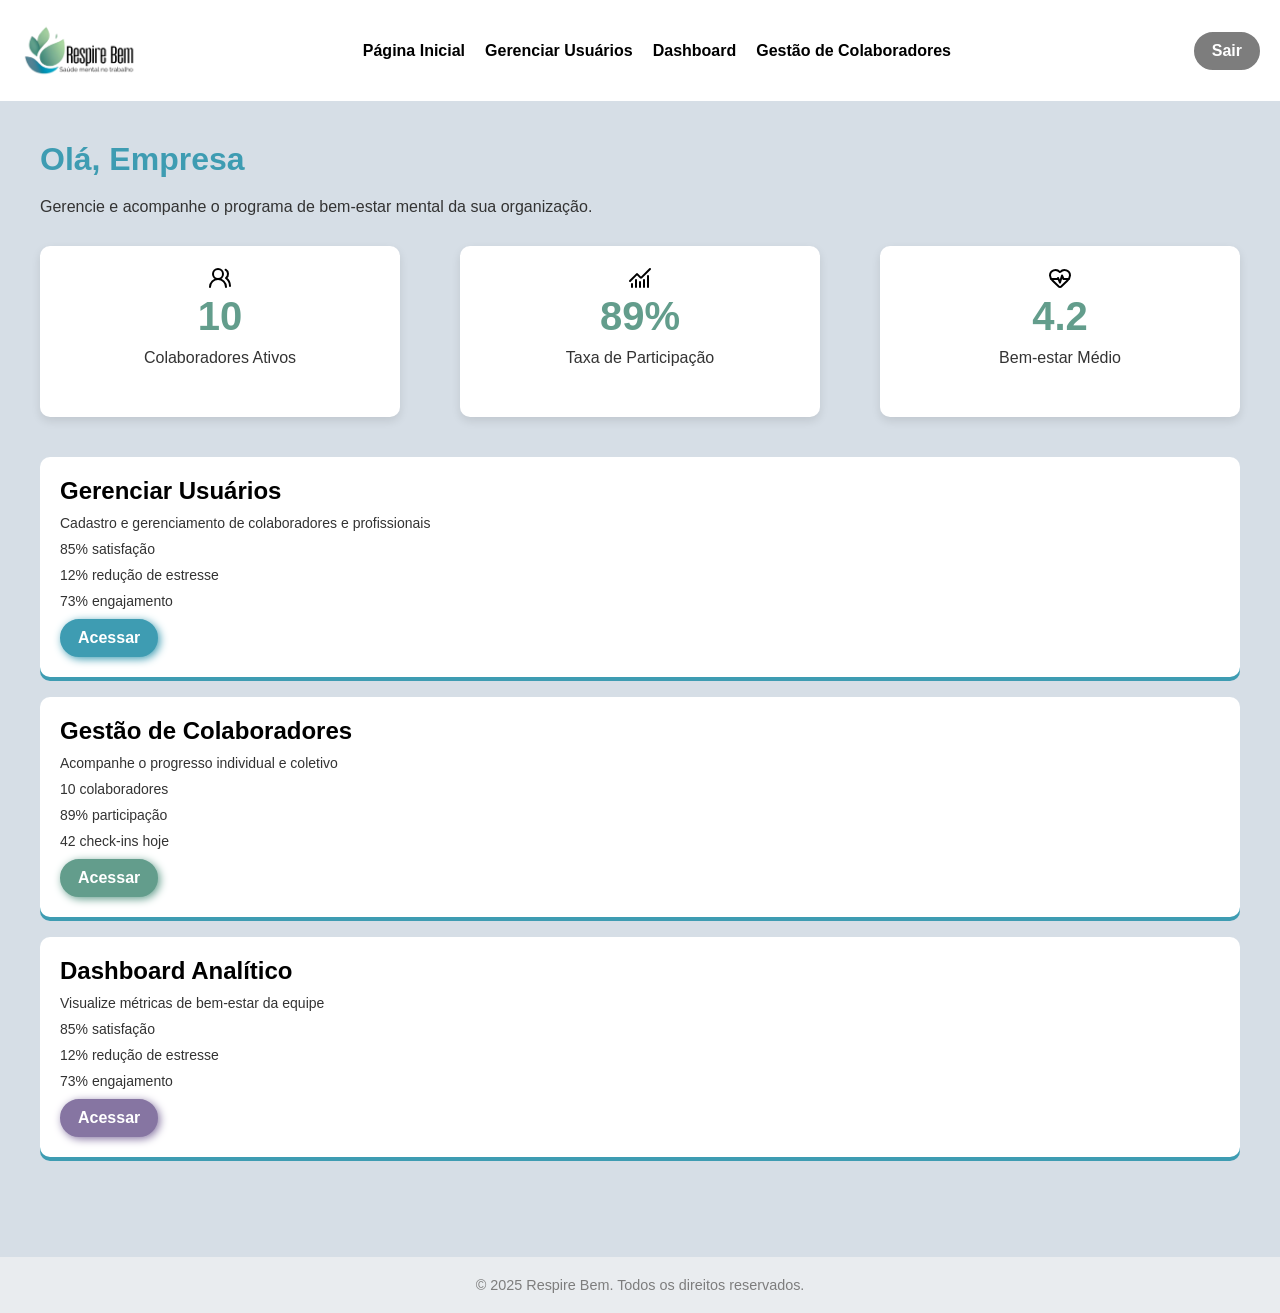
<file: respire-bem-frontend/pages/empresa/tela-inicial-empresa.html>
<!DOCTYPE html>
<html lang="pt-br">
<head>
  <meta charset="UTF-8" />
  <meta name="viewport" content="width=device-width, initial-scale=1.0" />
  <title>Página Inicial - Respire Bem</title>
  <link rel="stylesheet" href="../../assets/css/tela-inicial-empresa.css" />
</head>
<body>
  <header>
    <link rel="icon" href="../../assets/icons/favicon.ico" type="image/x-icon" />

    <div class="header-container">
      <img src="../../assets/icons/imag.01.png" alt="Logo Respire Bem" class="logo" />
      <nav>
        <ul>
          <li><a href="tela-inicial-empresa.html">Página Inicial</a></li>
          <li><a href="gerenciar-usuarios.html">Gerenciar Usuários</a></li>
          <li><a href="dashboard.html">Dashboard</a></li>
          <li><a href="gestao-de-colaboradores.html#">Gestão de Colaboradores</a></li>
        </ul>
      </nav>
      <a href="../index.html#" class="sair">Sair</a>
    </div>
  </header>

  <main>
    <div class="main-container">
      <h1>Olá, Empresa</h1>
      <p>Gerencie e acompanhe o programa de bem-estar mental da sua organização.</p>

      <div class="tres-colunas">
        <div class="colaboradores-ativos">
            <img src="../../assets/icons/colaboradores.png" alt="colaboradores">
          <h3>10</h3>
          <p>Colaboradores Ativos</p>
        </div>
        <div class="taxa-participacao">
            <img src="../../assets/icons/taxa.png" alt="taxa-de-participacao">
          <h3>89%</h3>
          <p>Taxa de Participação</p>
        </div>
        <div class="bem-estar">
            <img src="../../assets/icons/bem-estar.png" alt="">
          <h3>4.2</h3>
          <p>Bem-estar Médio</p>
        </div>
      </div>

      <div class="card-container">
        <div class="card gerenciar-usuarios">
          <h3>Gerenciar Usuários</h3>
          <p>Cadastro e gerenciamento de colaboradores e profissionais</p>
          <p>85% satisfação</p>
          <p>12% redução de estresse</p>
          <p>73% engajamento</p>
          <a href="gerenciar-usuarios.html" class="acessar">Acessar</a>
        </div>
        <div class="card gestao-colaboradores">
          <h3>Gestão de Colaboradores</h3>
          <p>Acompanhe o progresso individual e coletivo</p>
          <p>10 colaboradores</p>
          <p>89% participação</p>
          <p>42 check-ins hoje</p>
          <a href="gestao-de-colaboradores.html">Acessar</a>
        </div>
        <div class="card dashboard-analitico">
          <h3>Dashboard Analítico</h3>
          <p>Visualize métricas de bem-estar da equipe</p>
          <p>85% satisfação</p> 
          <p>12% redução de estresse</p>
          <p>73% engajamento</p>
          <a href="dashboard.html">Acessar</a>
        </div>
      </div>
    </div>
  </main>
  <footer class="footer-padrao">
    <p>© 2025 Respire Bem. Todos os direitos reservados.</p>
  </footer>
  <script src="../../assets/js/logout.js" defer></script>
</body>
</html>
</file>
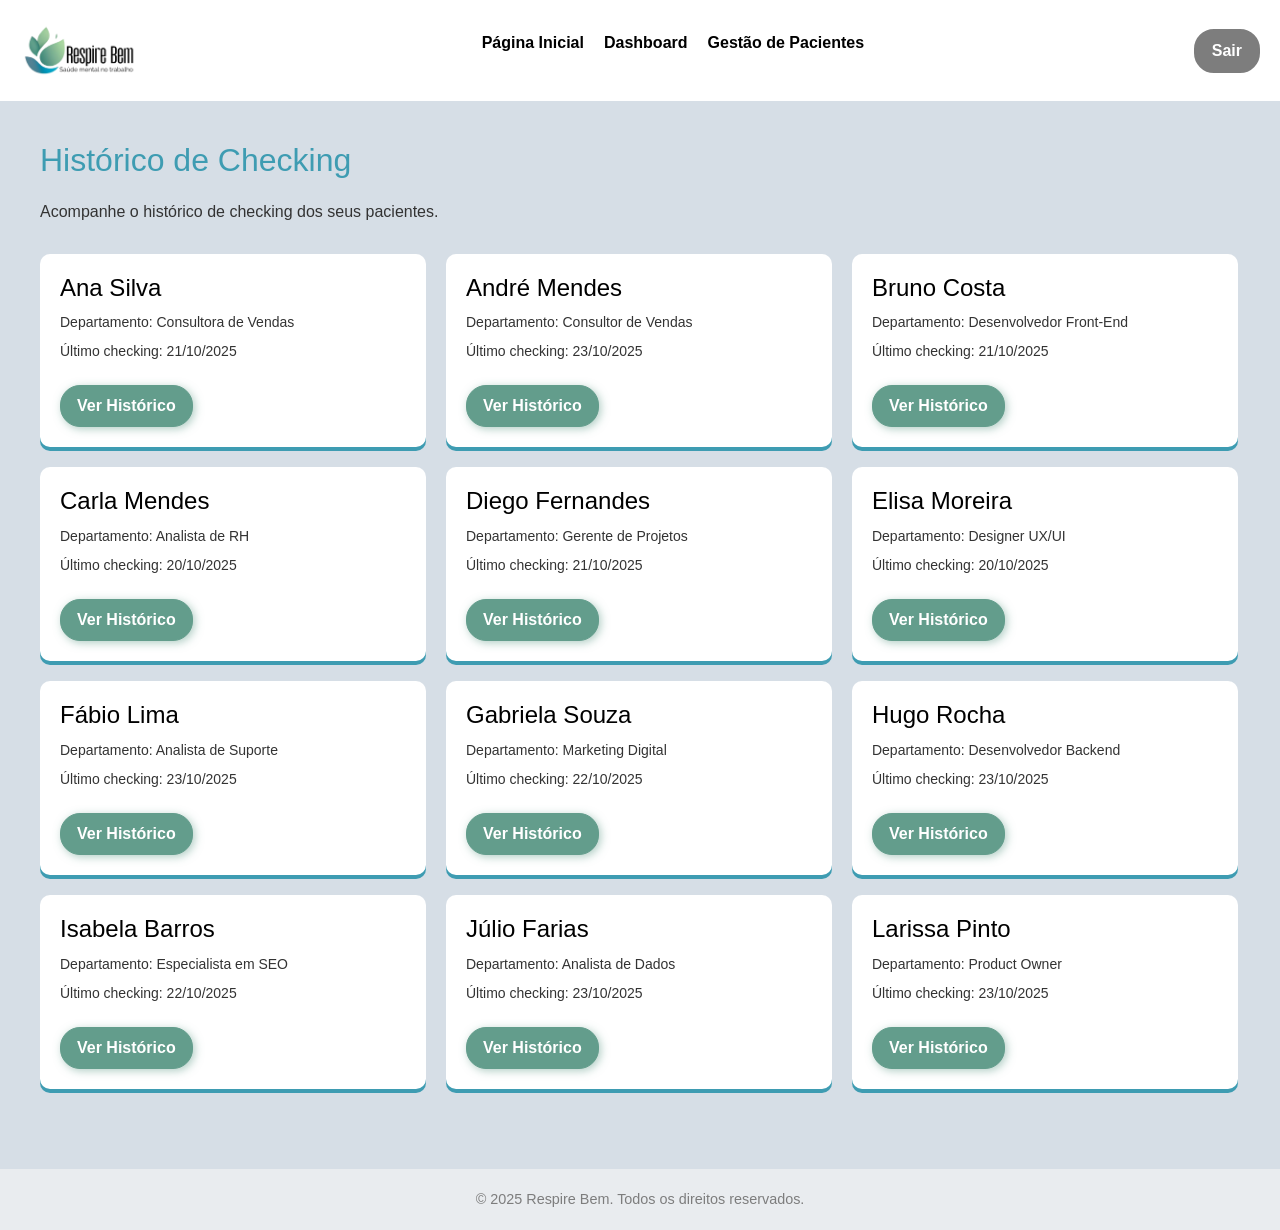
<file: respire-bem-frontend/pages/profissional/gestao-de-pacientes.html>
<!DOCTYPE html>
<html lang="pt-br">
<head>
    <meta charset="UTF-8" />
    <meta name="viewport" content="width=device-width, initial-scale=1.0" />

    <link href="https://cdn.jsdelivr.net/npm/bootstrap@5.3.3/dist/css/bootstrap.min.css" rel="stylesheet" integrity="sha384-QWTKZyjpPEjISv5WaRU9OFeRpok6YctnYmDr5pNlyT2bRjXh0JMhjY6hW+ALEwIH" crossorigin="anonymous">
    
    <link rel="stylesheet" href="../../assets/css/gestao-de-colaboradores.css" />
    
    <link rel="icon" href="../../assets/icons/favicon.ico" type="image/x-icon" />
    <title>Gestão de Colaboradores - Respire Bem</title>
</head>
<body>

    <header>
        <div class="header-container">
        <img src="../../assets/icons/imag.01.png" alt="Logo Respire Bem" class="logo" />
        <nav>
            <ul>
            <li><a href="tela-inicial-profissional.html">Página Inicial</a></li>
            <li><a href="dashboard-pacientes.html">Dashboard</a></li>
            <li><a href="gestao-de-pacientes.html#">Gestão de Pacientes</a></li>
            </ul>
        </nav>
        <a href="../index.html#" class="sair">Sair</a>
        </div>
    </header>

    <main>
        <div class="main-container">
        
        <h1>Histórico de Checking</h1>
        <p>Acompanhe o histórico de checking dos seus pacientes.</p>

        <div class="colaborador-list">

            <div class="colaborador-card">
            <h3>Ana Silva</h3>
            <p>Departamento: Consultora de Vendas</p>
            <p>Último checking: 21/10/2025</p>
            <button type="button" class="btn btn-card-modal" data-bs-toggle="modal" data-bs-target="#modalAnaSilva">
                Ver Histórico
            </button>
            </div>

            <div class="colaborador-card">
            <h3>André Mendes</h3>
            <p>Departamento: Consultor de Vendas</p>
            <p>Último checking: 23/10/2025</p>
            <button type="button" class="btn btn-card-modal" data-bs-toggle="modal" data-bs-target="#modalAndreMendes">
                Ver Histórico
            </button>
            </div>

            <div class="colaborador-card">
            <h3>Bruno Costa</h3>
            <p>Departamento: Desenvolvedor Front-End</p>
            <p>Último checking: 21/10/2025</p>
            <button type="button" class="btn btn-card-modal" data-bs-toggle="modal" data-bs-target="#modalBrunoCosta">
                Ver Histórico
            </button>
            </div>

            <div class="colaborador-card">
            <h3>Carla Mendes</h3>
            <p>Departamento: Analista de RH</p>
            <p>Último checking: 20/10/2025</p>
            <button type="button" class="btn btn-card-modal" data-bs-toggle="modal" data-bs-target="#modalCarlaMendes">
                Ver Histórico
            </button>
            </div>

            <div class="colaborador-card">
            <h3>Diego Fernandes</h3>
            <p>Departamento: Gerente de Projetos</p>
            <p>Último checking: 21/10/2025</p>
            <button type="button" class="btn btn-card-modal" data-bs-toggle="modal" data-bs-target="#modalDiegoFernandes">
                Ver Histórico
            </button>
            </div>

            <div class="colaborador-card">
            <h3>Elisa Moreira</h3>
            <p>Departamento: Designer UX/UI</p>
            <p>Último checking: 20/10/2025</p>
            <button type="button" class="btn btn-card-modal" data-bs-toggle="modal" data-bs-target="#modalElisaMoreira">
                Ver Histórico
            </button>
            </div>

            <div class="colaborador-card">
            <h3>Fábio Lima</h3>
            <p>Departamento: Analista de Suporte</p>
            <p>Último checking: 23/10/2025</p>
            <button type="button" class="btn btn-card-modal" data-bs-toggle="modal" data-bs-target="#modalFabioLima">
                Ver Histórico
            </button>
            </div>

            <div class="colaborador-card">
            <h3>Gabriela Souza</h3>
            <p>Departamento: Marketing Digital</p>
            <p>Último checking: 22/10/2025</p>
            <button type="button" class="btn btn-card-modal" data-bs-toggle="modal" data-bs-target="#modalGabrielaSouza">
                Ver Histórico
            </button>
            </div>

            <div class="colaborador-card">
            <h3>Hugo Rocha</h3>
            <p>Departamento: Desenvolvedor Backend</p>
            <p>Último checking: 23/10/2025</p>
            <button type="button" class="btn btn-card-modal" data-bs-toggle="modal" data-bs-target="#modalHugoRocha">
                Ver Histórico
            </button>
            </div>

            <div class="colaborador-card">
            <h3>Isabela Barros</h3>
            <p>Departamento: Especialista em SEO</p>
            <p>Último checking: 22/10/2025</p>
            <button type="button" class="btn btn-card-modal" data-bs-toggle="modal" data-bs-target="#modalIsabelaBarros">
                Ver Histórico
            </button>
            </div>

            <div class="colaborador-card">
            <h3>Júlio Farias</h3>
            <p>Departamento: Analista de Dados</p>
            <p>Último checking: 23/10/2025</p>
            <button type="button" class="btn btn-card-modal" data-bs-toggle="modal" data-bs-target="#modalJulioFarias">
                Ver Histórico
            </button>
            </div>

            <div class="colaborador-card">
            <h3>Larissa Pinto</h3>
            <p>Departamento: Product Owner</p>
            <p>Último checking: 23/10/2025</p>
            <button type="button" class="btn btn-card-modal" data-bs-toggle="modal" data-bs-target="#modalLarissaPinto">
                Ver Histórico
            </button>
            </div>

        </div> </div> </main>


    <div class="modal fade" id="modalAnaSilva" tabindex="-1" aria-labelledby="modalAnaSilvaLabel" aria-hidden="true">
        <div class="modal-dialog modal-dialog-centered modal-lg"> <div class="modal-content">
        <div class="modal-header">
            <h1 class="modal-title fs-5" id="modalAnaSilvaLabel">Histórico - Ana Silva</h1>
            <button type="button" class="btn-close" data-bs-dismiss="modal" aria-label="Close"></button>
        </div>
        <div class="modal-body">
            <p>Aqui você verá o histórico completo de checkings da Ana Silva.</p>
            <table class="table table-striped">
            <thead>
                <tr>
                <th scope="col">Data</th>
                <th scope="col">Sentimento</th>
                <th scope="col">Comentário</th>
                </tr>
            </thead>
            <tbody>
                <tr>
                <td>21/10/2025 - 17:55</td>
                <td>Bem (4/5)</td>
                <td>"Um pouco cansada, mas tive um dia produtivo."</td>
                </tr>
                <tr>
                <td>20/10/2025 - 09:10</td>
                <td>Intermediário (3/5)</td>
                <td>"Iniciando mais um dia um pouco desanimada, porém acredito que o dia será bom"</td>
                </tr>
                <tr>
                <td>19/10/2025 - 12:42</td>
                <td>Bem (4/5)</td>
                <td>"Aproveitando o descanso no intervalo"</td>
                </tr>
            </tbody>
            </table>
        </div>
        <div class="modal-footer">
            <button type="button" class="btn btn-secondary" data-bs-dismiss="modal">Fechar</button>
        </div>
        </div>
        </div>
    </div>

    <div class="modal fade" id="modalAndreMendes" tabindex="-1" aria-labelledby="modalAndreMendesLabel" aria-hidden="true">
        <div class="modal-dialog modal-dialog-centered modal-lg"> <div class="modal-content">
        <div class="modal-header">
            <h1 class="modal-title fs-5" id="modalAndreMendesLabel">Histórico - André Mendes</h1>
            <button type="button" class="btn-close" data-bs-dismiss="modal" aria-label="Close"></button>
        </div>
        <div class="modal-body">
            <p>Aqui você verá o histórico completo de checkings do André Mendes.</p>
            <table class="table table-striped">
            <thead>
                <tr>
                <th scope="col">Data</th>
                <th scope="col">Sentimento</th>
                <th scope="col">Comentário</th>
                </tr>
            </thead>
            <tbody>
                <tr>
                <td>23/10/2025 - 10:15</td>
                <td>Bem (4/5)</td>
                <td>"Reunião boa com cliente novo."</td>
                </tr>
                <tr>
                <td>22/10/2025 - 09:00</td>
                <td>Intermediário (3/5)</td>
                <td>"Trânsito hoje estava complicado, cheguei um pouco atrasado."</td>
                </tr>
                <tr>
                <td>21/10/2025 - 18:00</td>
                <td>Ótimo (5/5)</td>
                <td>"Fechei uma venda grande! Muito feliz."</td>
                </tr>
            </tbody>
            </table>
        </div>
        <div class="modal-footer">
            <button type="button" class="btn btn-secondary" data-bs-dismiss="modal">Fechar</button>
        </div>
        </div>
        </div>
    </div>

    <div class="modal fade" id="modalBrunoCosta" tabindex="-1" aria-labelledby="modalBrunoCostaLabel" aria-hidden="true">
        <div class="modal-dialog modal-dialog-centered modal-lg"> <div class="modal-content">
        <div class="modal-header">
            <h1 class="modal-title fs-5" id="modalBrunoCostaLabel">Histórico - Bruno Costa</h1>
            <button type="button" class="btn-close" data-bs-dismiss="modal" aria-label="Close"></button>
        </div>
        <div class="modal-body">
            <p>Aqui você verá o histórico completo de checkings do Bruno Costa.</p>
            <table class="table table-striped">
            <thead>
                <tr>
                <th scope="col">Data</th>
                <th scope="col">Sentimento</th>
                <th scope="col">Comentário</th>
                </tr>
            </thead>
            <tbody>
                <tr>
                <td>21/10/2025 - 09:05</td>
                <td>Intermediário (3/5)</td>
                <td>"Corrigindo um bug chato que apareceu no deploy de ontem."</td>
                </tr>
                <tr>
                <td>20/10/2025 - 15:30</td>
                <td>Bem (4/5)</td>
                <td>"Consegui implementar a nova feature de login. Dia rendeu."</td>
                </tr>
                <tr>
                <td>19/10/2025 - 11:00</td>
                <td>Ótimo (5/5)</td>
                <td>"Dia focado, consegui adiantar bastante coisa."</td>
                </tr>
            </tbody>
            </table>
        </div>
        <div class="modal-footer">
            <button type="button" class="btn btn-secondary" data-bs-dismiss="modal">Fechar</button>
        </div>
        </div>
        </div>
    </div>

    <div class="modal fade" id="modalCarlaMendes" tabindex="-1" aria-labelledby="modalCarlaMendesLabel" aria-hidden="true">
        <div class="modal-dialog modal-dialog-centered modal-lg"> <div class="modal-content">
        <div class="modal-header">
            <h1 class="modal-title fs-5" id="modalCarlaMendesLabel">Histórico - Carla Mendes</h1>
            <button type="button" class="btn-close" data-bs-dismiss="modal" aria-label="Close"></button>
        </div>
        <div class="modal-body">
            <p>Aqui você verá o histórico completo de checkings da Carla Mendes.</p>
            <table class="table table-striped">
            <thead>
                <tr>
                <th scope="col">Data</th>
                <th scope="col">Sentimento</th>
                <th scope="col">Comentário</th>
                </tr>
            </thead>
            <tbody>
                <tr>
                <td>20/10/2025 - 10:00</td>
                <td>Bem (4/5)</td>
                <td>"Entrevistas agendadas para a parte da tarde."</td>
                </tr>
                <tr>
                <td>19/10/2025 - 16:45</td>
                <td>Intermediário (3/5)</td>
                <td>"Muita papelada para organizar, fechamento do mês."</td>
                </tr>
                <tr>
                <td>18/10/2025 - 09:30</td>
                <td>Bem (4/5)</td>
                <td>"Planejamento da semana concluído."</td>
                </tr>
            </tbody>
            </table>
        </div>
        <div class="modal-footer">
            <button type="button" class="btn btn-secondary" data-bs-dismiss="modal">Fechar</button>
        </div>
        </div>
        </div>
    </div>

    <div class="modal fade" id="modalDiegoFernandes" tabindex="-1" aria-labelledby="modalDiegoFernandesLabel" aria-hidden="true">
        <div class="modal-dialog modal-dialog-centered modal-lg"> <div class="modal-content">
        <div class="modal-header">
            <h1 class="modal-title fs-5" id="modalDiegoFernandesLabel">Histórico - Diego Fernandes</h1>
            <button type="button" class="btn-close" data-bs-dismiss="modal" aria-label="Close"></button>
        </div>
        <div class="modal-body">
            <p>Aqui você verá o histórico completo de checkings do Diego Fernandes.</p>
            <table class="table table-striped">
            <thead>
                <tr>
                <th scope="col">Data</th>
                <th scope="col">Sentimento</th>
                <th scope="col">Comentário</th>
                </tr>
            </thead>
            <tbody>
                <tr>
                <td>21/10/2025 - 08:30</td>
                <td>Bem (4/5)</td>
                <td>"Daily rápida com a equipe de dev. Tudo nos trilhos."</td>
                </tr>
                <tr>
                <td>20/10/2025 - 11:00</td>
                <td>Mal (2/5)</td>
                <td>"Cronograma do projeto está apertado, um pouco estressado."</td>
                </tr>
                <tr>
                <td>19/10/2025 - 17:00</td>
                <td>Intermediário (3/5)</td>
                <td>"Revisando as entregas da sprint. Alguns ajustes necessários."</td>
                </tr>
            </tbody>
            </table>
        </div>
        <div class="modal-footer">
            <button type="button" class="btn btn-secondary" data-bs-dismiss="modal">Fechar</button>
        </div>
        </div>
        </div>
    </div>

    <div class="modal fade" id="modalElisaMoreira" tabindex="-1" aria-labelledby="modalElisaMoreiraLabel" aria-hidden="true">
        <div class="modal-dialog modal-dialog-centered modal-lg"> <div class="modal-content">
        <div class="modal-header">
            <h1 class="modal-title fs-5" id="modalElisaMoreiraLabel">Histórico - Elisa Moreira</h1>
            <button type="button" class="btn-close" data-bs-dismiss="modal" aria-label="Close"></button>
        </div>
        <div class="modal-body">
            <p>Aqui você verá o histórico completo de checkings da Elisa Moreira.</p>
            <table class="table table-striped">
            <thead>
                <tr>
                <th scope="col">Data</th>
                <th scope="col">Sentimento</th>
                <th scope="col">Comentário</th>
                </tr>
            </thead>
            <tbody>
                <tr>
                <td>20/10/2025 - 11:45</td>
                <td>Ótimo (5/5)</td>
                <td>"Tive uma ideia ótima para a nova interface do app!"</td>
                </tr>
                <tr>
                <td>19/10/2025 - 14:00</td>
                <td>Intermediário (3/5)</td>
                <td>"Sessão de testes de usabilidade não foi como o esperado. Muitos ajustes."</td>
                </tr>
                <tr>
                <td>18/10/2025 - 10:15</td>
                <td>Bem (4/5)</td>
                <td>"Criando os wireframes para a nova seção do site."</td>
                </tr>
            </tbody>
            </table>
        </div>
        <div class="modal-footer">
            <button type="button" class="btn btn-secondary" data-bs-dismiss="modal">Fechar</button>
        </div>
        </div>
        </div>
    </div>

    <div class="modal fade" id="modalFabioLima" tabindex="-1" aria-labelledby="modalFabioLimaLabel" aria-hidden="true">
        <div class="modal-dialog modal-dialog-centered modal-lg"> <div class="modal-content">
        <div class="modal-header">
            <h1 class="modal-title fs-5" id="modalFabioLimaLabel">Histórico - Fábio Lima</h1>
            <button type="button" class="btn-close" data-bs-dismiss="modal" aria-label="Close"></button>
        </div>
        <div class="modal-body">
            <p>Aqui você verá o histórico completo de checkings do Fábio Lima.</p>
            <table class="table table-striped">
            <thead>
                <tr> <th scope="col">Data</th> <th scope="col">Sentimento</th> <th scope="col">Comentário</th> </tr>
            </thead>
            <tbody>
                <tr>
                <td>23/10/2025 - 11:30</td>
                <td>Mal (2/5)</td>
                <td>"Muitos tickets acumulados, dia bem corrido e estressante."</td>
                </tr>
                <tr>
                <td>22/10/2025 - 15:10</td>
                <td>Bem (4/5)</td>
                <td>"Resolvi um problema crítico de um cliente grande. Foi bom."</td>
                </tr>
            </tbody>
            </table>
        </div>
        <div class="modal-footer">
            <button type="button" class="btn btn-secondary" data-bs-dismiss="modal">Fechar</button>
        </div>
        </div>
        </div>
    </div>

    <div class="modal fade" id="modalGabrielaSouza" tabindex="-1" aria-labelledby="modalGabrielaSouzaLabel" aria-hidden="true">
        <div class="modal-dialog modal-dialog-centered modal-lg"> <div class="modal-content">
        <div class="modal-header">
            <h1 class="modal-title fs-5" id="modalGabrielaSouzaLabel">Histórico - Gabriela Souza</h1>
            <button type="button" class="btn-close" data-bs-dismiss="modal" aria-label="Close"></button>
        </div>
        <div class="modal-body">
            <p>Aqui você verá o histórico completo de checkings da Gabriela Souza.</p>
            <table class="table table-striped">
            <thead>
                <tr> <th scope="col">Data</th> <th scope="col">Sentimento</th> <th scope="col">Comentário</th> </tr>
            </thead>
            <tbody>
                <tr>
                <td>22/10/2025 - 15:00</td>
                <td>Ótimo (5/5)</td>
                <td>"Campanha nova no ar, resultados iniciais estão muito bons!"</td>
                </tr>
                <tr>
                <td>21/10/2025 - 10:00</td>
                <td>Intermediário (3/5)</td>
                <td>"Analisando métricas da campanha passada, CPL um pouco alto."</td>
                </tr>
            </tbody>
            </table>
        </div>
        <div class="modal-footer">
            <button type="button" class="btn btn-secondary" data-bs-dismiss="modal">Fechar</button>
        </div>
        </div>
        </div>
    </div>

    <div class="modal fade" id="modalHugoRocha" tabindex="-1" aria-labelledby="modalHugoRochaLabel" aria-hidden="true">
        <div class="modal-dialog modal-dialog-centered modal-lg"> <div class="modal-content">
        <div class="modal-header">
            <h1 class="modal-title fs-5" id="modalHugoRochaLabel">Histórico - Hugo Rocha</h1>
            <button type="button" class="btn-close" data-bs-dismiss="modal" aria-label="Close"></button>
        </div>
        <div class="modal-body">
            <p>Aqui você verá o histórico completo de checkings do Hugo Rocha.</p>
            <table class="table table-striped">
            <thead>
                <tr> <th scope="col">Data</th> <th scope="col">Sentimento</th> <th scope="col">Comentário</th> </tr>
            </thead>
            <tbody>
                <tr>
                <td>23/10/2025 - 09:45</td>
                <td>Bem (4/5)</td>
                <td>"Refatorando a API de pagamentos. Está ficando bom."</td>
                </tr>
                <tr>
                <td>22/10/2025 - 14:30</td>
                <td>Intermediário (3/5)</td>
                <td>"Investigando um problema de performance no banco de dados."</td>
                </tr>
            </tbody>
            </table>
        </div>
        <div class="modal-footer">
            <button type="button" class="btn btn-secondary" data-bs-dismiss="modal">Fechar</button>
        </div>
        </div>
        </div>
    </div>

    <div class="modal fade" id="modalIsabelaBarros" tabindex="-1" aria-labelledby="modalIsabelaBarrosLabel" aria-hidden="true">
        <div class="modal-dialog modal-dialog-centered modal-lg"> <div class="modal-content">
        <div class="modal-header">
            <h1 class="modal-title fs-5" id="modalIsabelaBarrosLabel">Histórico - Isabela Barros</h1>
            <button type="button" class="btn-close" data-bs-dismiss="modal" aria-label="Close"></button>
        </div>
        <div class="modal-body">
            <p>Aqui você verá o histórico completo de checkings da Isabela Barros.</p>
            <table class="table table-striped">
            <thead>
                <tr> <th scope="col">Data</th> <th scope="col">Sentimento</th> <th scope="col">Comentário</th> </tr>
            </thead>
            <tbody>
                <tr>
                <td>22/10/2025 - 10:30</td>
                <td>Bem (4/5)</td>
                <td>"Estudo de palavras-chave para o novo blog concluído."</td>
                </tr>
                <tr>
                <td>21/10/2025 - 16:15</td>
                <td>Bem (4/5)</td>
                <td>"Otimizando as tags de título dos posts antigos. Trabalho manual."</td>
                </tr>
            </tbody>
            </table>
        </div>
        <div class="modal-footer">
            <button type="button" class="btn btn-secondary" data-bs-dismiss="modal">Fechar</button>
        </div>
        </div>
        </div>
    </div>

    <div class="modal fade" id="modalJulioFarias" tabindex="-1" aria-labelledby="modalJulioFariasLabel" aria-hidden="true">
        <div class="modal-dialog modal-dialog-centered modal-lg"> <div class="modal-content">
        <div class="modal-header">
            <h1 class="modal-title fs-5" id="modalJulioFariasLabel">Histórico - Júlio Farias</h1>
            <button type="button" class="btn-close" data-bs-dismiss="modal" aria-label="Close"></button>
        </div>
        <div class="modal-body">
            <p>Aqui você verá o histórico completo de checkings do Júlio Farias.</p>
            <table class="table table-striped">
            <thead>
                <tr> <th scope="col">Data</th> <th scope="col">Sentimento</th> <th scope="col">Comentário</th> </tr>
            </thead>
            <tbody>
                <tr>
                <td>23/10/2025 - 14:20</td>
                <td>Intermediário (3/5)</td>
                <td>"Limpando a base de dados para gerar o relatório trimestral. Muitos dados sujos."</td>
                </tr>
                <tr>
                <td>22/10/2025 - 11:00</td>
                <td>Bem (4/5)</td>
                <td>"Encontrei um insight bem interessante nos dados de vendas por região."</td>
                </tr>
            </tbody>
            </table>
        </div>
        <div class="modal-footer">
            <button type="button" class="btn btn-secondary" data-bs-dismiss="modal">Fechar</button>
        </div>
        </div>
        </div>
    </div>

    <div class="modal fade" id="modalLarissaPinto" tabindex="-1" aria-labelledby="modalLarissaPintoLabel" aria-hidden="true">
        <div class="modal-dialog modal-dialog-centered modal-lg"> <div class="modal-content">
        <div class="modal-header">
            <h1 class="modal-title fs-5" id="modalLarissaPintoLabel">Histórico - Larissa Pinto</h1>
            <button type="button" class="btn-close" data-bs-dismiss="modal" aria-label="Close"></button>
        </div>
        <div class="modal-body">
            <p>Aqui você verá o histórico completo de checkings da Larissa Pinto.</p>
            <table class="table table-striped">
            <thead>
                <tr> <th scope="col">Data</th> <th scope="col">Sentimento</th> <th scope="col">Comentário</th> </tr>
            </thead>
            <tbody>
                <tr>
                <td>23/10/2025 - 10:00</td>
                <td>Bem (4/5)</td>
                <td>"Reunião de planning da próxima sprint foi bem produtiva. Time alinhado."</td>
                </tr>
                <tr>
                <td>22/10/2025 - 16:30</td>
                <td>Mal (2/5)</td>
                <td>"As prioridades do projeto mudaram de novo. Frustrante ter que realinhar tudo."</td>
                </tr>
            </tbody>
            </table>
        </div>
        <div class="modal-footer">
            <button type="button" class="btn btn-secondary" data-bs-dismiss="modal">Fechar</button>
        </div>
        </div>
        </div>
    </div>

    <footer class="footer-padrao">
        <p>© 2025 Respire Bem. Todos os direitos reservados.</p>
    </footer>
    
    <script src="https://cdn.jsdelivr.net/npm/bootstrap@5.3.3/dist/js/bootstrap.bundle.min.js" integrity="sha384-YvpcrYf0tY3lHB60NNkmXc5s9fDVZLESaAA55NDzOxhy9GkcIdslK1eN7N6jIeHz" crossorigin="anonymous"></script>
    <script src="../../assets/js/logout.js" defer></script>

</body>
</html>
</file>
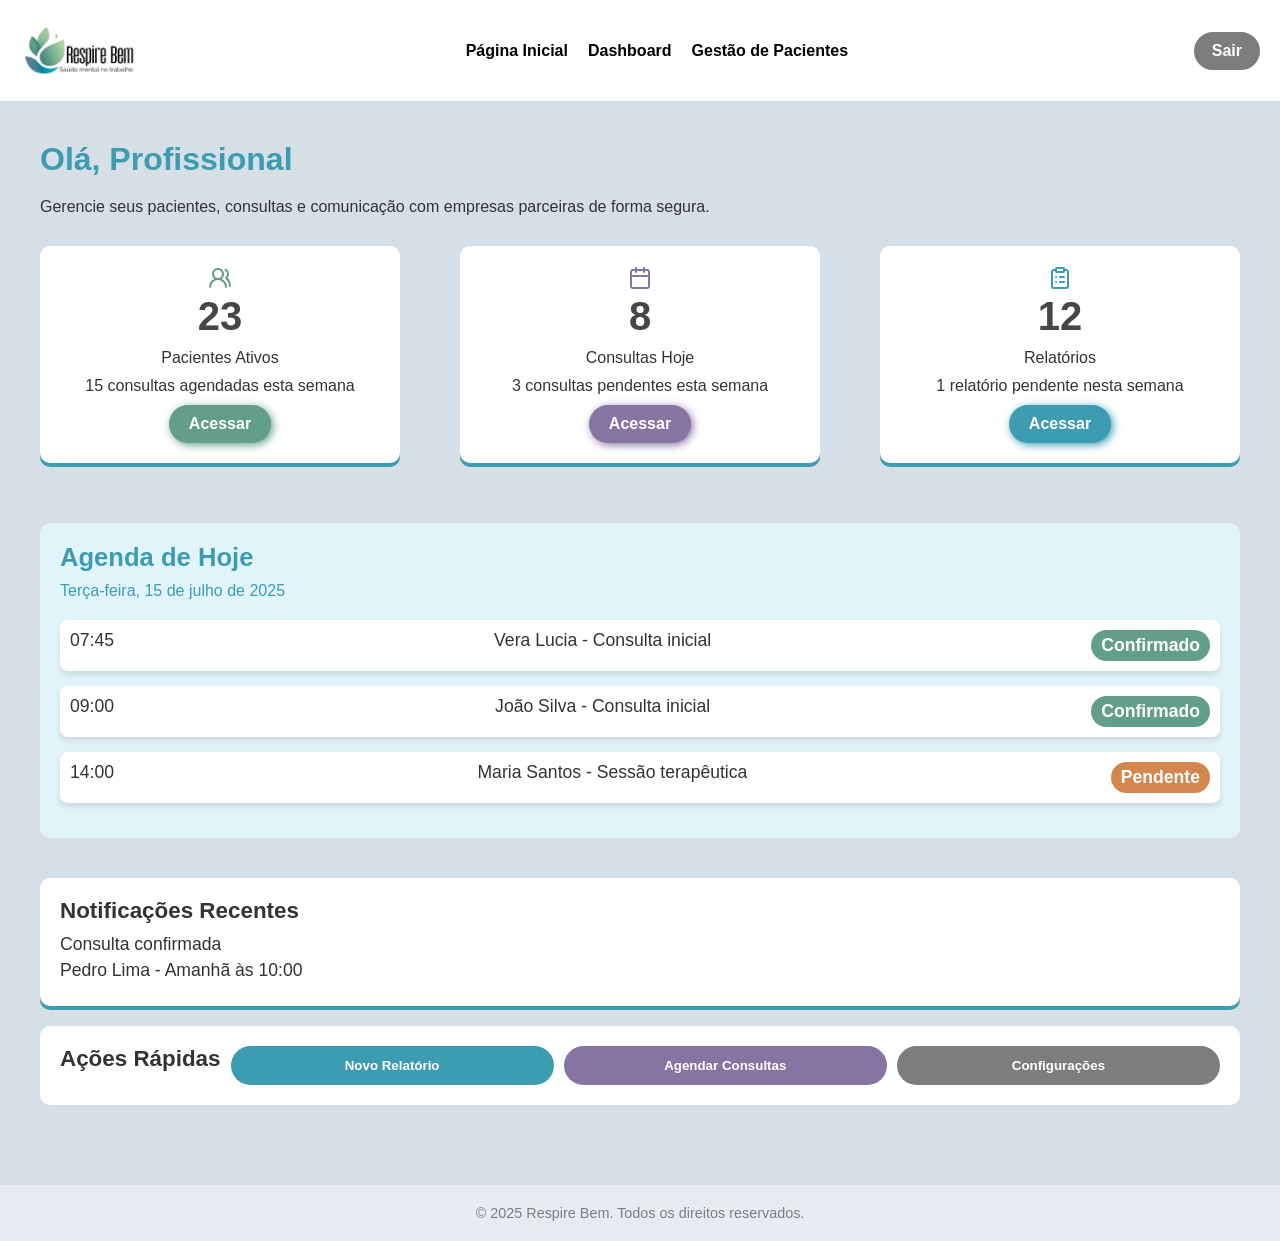
<file: respire-bem-frontend/pages/profissional/tela-inicial-profissional.html>
<!DOCTYPE html>
<html lang="pt-br">
<head>
  <meta charset="UTF-8" />
  <meta name="viewport" content="width=device-width, initial-scale=1.0" />
  <title>Página Inicial - Respire Bem</title>
  <link rel="stylesheet" href="../../assets/css/tela-inicial-profissional.css" />
  <link rel="icon" href="../../assets/icons/favicon.ico" type="image/x-icon" />
</head>
<body>
  <header>
    <div class="header-container">
      <img src="../../assets/icons/imag.01.png" alt="Logo Respire Bem" class="logo" />
      <nav>
        <ul>
          <li><a href="tela-inicial-profissional.html#">Página Inicial</a></li>
          <li><a href="dashboard-pacientes.html">Dashboard</a></li>
          <li><a href="gestao-de-pacientes.html">Gestão de Pacientes</a></li>
        </ul>
      </nav>
      <a href="../index.html#" class="sair">Sair</a>
    </div>
  </header>

  <main>
    <div class="main-container">
      <h1>Olá, Profissional</h1>
      <p>Gerencie seus pacientes, consultas e comunicação com empresas parceiras de forma segura.</p>

      <div class="tres-colunas">
        <div class="pacientes-ativos">
            <img src="../../assets/icons/colaborador-verde.png" alt="colaboradores">
            <h3>23</h3>
            <p>Pacientes Ativos</p>
            <p>15 consultas agendadas esta semana</p>
            <a href="#" class="acessar01">Acessar</a>
        </div>
          
        <div class="consultas-hoje">
            <img src="../../assets/icons/calendario01.png" alt="colaboradores">
            <h3>8</h3>
            <p>Consultas Hoje</p>
            <p>3 consultas pendentes esta semana</p>
            <a href="#" class="acessar02">Acessar</a>
        </div>

        <div class="relatorios">
            <img src="../../assets/icons/listas-relatorios.png" alt="colaboradores">
            <h3>12</h3>
            <p>Relatórios</p>
            <p>1 relatório pendente nesta semana</p>
            <a href="#" class="acessar03">Acessar</a>
        </div>
    
      </div>

      <div class="agenda">
        <h2>Agenda de Hoje</h2>
        <p>Terça-feira, 15 de julho de 2025</p>
         <div class="agenda-item">
          <span>07:45</span>
          <span>Vera Lucia - Consulta inicial</span>
          <span class="status confirmado">Confirmado</span>
        </div>

        <div class="agenda-item">
          <span>09:00</span>
          <span>João Silva - Consulta inicial</span>
          <span class="status confirmado">Confirmado</span>
        </div>
        
        <div class="agenda-item">
          <span>14:00</span>
          <span>Maria Santos - Sessão terapêutica</span>
          <span class="status pendente">Pendente</span>
        </div>
      </div>

      <div class="notificacoes">
        <h3>Notificações Recentes</h3>
        <p>Consulta confirmada </p>
        <p>Pedro Lima - Amanhã às 10:00</p>
      </div>

      <div class="acoes-rapidas">
        <h3>Ações Rápidas</h3>
        <button class="btn">Novo Relatório</button>
        <button class="btn">Agendar Consultas</button>
        <button class="btn">Configurações</button>
      </div>
    </div>
  </main>

  <footer class="footer-padrao">
    <p>© 2025 Respire Bem. Todos os direitos reservados.</p>
  </footer>
  <script src="../../assets/js/logout.js" defer></script>
</body>
</html>
</file>
<file: respire-bem-frontend/assets/css/index.css>
/*ESTILOS GLOBAIS E PADRÃO*/

* {
  margin: 0;
  padding: 0;
  box-sizing: border-box;
  font-family: 'Inter', sans-serif;
}

body {
  background-color: #D6DEE6; /* Cor de fundo padrão */
  color: #333;
}

.main-container {
  max-width: 1200px;
  margin: 0 auto;
  padding: 0 20px; /* Adiciona padding lateral */
}

/*2. CABEÇALHO PÚBLICO*/

.header-publico {
  background-color: #FFFFFF;
  padding: 20px 0;
  border-bottom: 1px solid #ddd;
}

.header-publico .header-container {
  display: flex;
  justify-content: space-between;
  align-items: center;
}

.header-publico .logo {
  max-width: 120px;
}

.header-publico .btn-login {
  color: white;
  background-color: #3E9CB2; /* Azul padrão */
  border: 2px solid #3E9CB2;
  padding: 8px 16px;
  border-radius: 20px;
  text-decoration: none;
  font-weight: bold;
  transition: 0.3s;
}

.header-publico .btn-login:hover {
  background-color: #338194;
  border-color: #338194;
}

/*SEÇÃO HERÓI (Estilo Telavita)*/

.hero-section {
  padding: 60px 0;
  background-color: #FFFFFF; /* Fundo branco para a seção principal */
}

.hero-container {
  display: flex;
  align-items: center;
  justify-content: space-between;
  gap: 40px;
  flex-wrap: wrap; /* Para telas menores */
}

/* Coluna da Esquerda (Texto) */
.hero-texto {
  flex-basis: 55%; /* Ocupa 55% da largura */
}

.hero-texto h1 {
  color: #3E9CB2; /* Azul padrão */
  font-size: 2.8em;
  font-weight: bold;
  line-height: 1.2;
  margin-bottom: 20px;
}

.hero-texto p {
  font-size: 1.2em;
  color: #555;
  line-height: 1.6;
}

/* Coluna da Direita (Formulário) */
.hero-form {
  flex-basis: 40%; /* Ocupa 40% da largura */
  background-color: #f9f9f9;
  border: 1px solid #ddd;
  padding: 30px;
  border-radius: 10px;
  box-shadow: 0 6px 15px rgba(0, 0, 0, 0.1);
}

.hero-form h3 {
  font-size: 1.5em;
  font-weight: bold;
  color: #000;
  text-align: center;
  margin-bottom: 5px;
}

.hero-form p {
  font-size: 0.9em;
  text-align: center;
  color: #555;
  margin-bottom: 25px;
}

.hero-form .form-label {
  font-size: 0.9em;
  font-weight: 500;
}

.btn-submit-form {
  background-color: #639D8C; /* Verde padrão */
  color: white;
  border: none;
  border-radius: 8px;
  padding: 12px;
  width: 100%;
  font-weight: bold;
  font-size: 1.1em;
  transition: 0.3s;
}

.btn-submit-form:hover {
  background-color: #4a7d6e;
}

/*SEÇÃO BENEFÍCIOS (Estilo Telavita)*/

.beneficios-section {
  padding: 60px 0;
  background-color: #D6DEE6; /* Fundo cinza-azulado padrão */
  text-align: center;
}

.beneficios-section h2 {
  color: #3E9CB2; /* Azul padrão */
  font-size: 2.2em;
  font-weight: bold;
  margin-bottom: 10px;
}

.beneficios-section .subtitulo {
  font-size: 1.1em;
  color: #555;
  margin-bottom: 40px;
}

.beneficios-grid {
  display: grid;
  grid-template-columns: repeat(auto-fit, minmax(300px, 1fr));
  gap: 25px;
  text-align: left;
}

.beneficio-item {
  background-color: #FFFFFF;
  padding: 30px;
  border-radius: 10px;
  box-shadow: 0 4px 10px rgba(0, 0, 0, 0.05);
  transition: 0.3s;
}

.beneficio-item:hover {
  transform: translateY(-5px);
  box-shadow: 0 6px 15px rgba(0, 0, 0, 0.1);
}

.beneficio-item i {
  font-size: 2.5em;
  color: #3E9CB2; /* Ícones no azul padrão */
  margin-bottom: 15px;
}

.beneficio-item h3 {
  font-size: 1.3em;
  font-weight: bold;
  color: #000;
  margin-bottom: 10px;
}

.beneficio-item p {
  font-size: 0.95em;
  color: #555;
  line-height: 1.6;
}



/* Esta regra cuida SÓ da caixa */
.footer-padrao {
  text-align: center;
  padding: 20px;
  margin-top: 0;
  background-color: #e9ecef;
}

/* Esta regra cuida SÓ do texto (idêntica à outra tela) */
.footer-padrao p {
  color: #7D7D7D;
  font-size: 0.9em;
  margin: 0; /* Remove todas as margens do parágrafo */
}

/*AJUSTES RESPONSIVOS */

@media (max-width: 992px) {
  .hero-container {
    flex-direction: column;
  }
  .hero-texto, .hero-form {
    flex-basis: 100%;
    max-width: 600px;
  }
  .hero-texto {
    text-align: center;
  }
}

/*ESTILOS DO MODAL DE LOGIN*/

/* Deixa o título do modal no azul padrão do site */
.modal-header h1 {
  color: #3E9CB2 !important; 
  font-size: 1.5em !important;
  margin-bottom: 0; 
}

/* Deixa o botão "Entrar" no verde padrão do site */
.btn-login-modal {
  background-color: #639D8C; /* Verde padrão */
  border-color: #639D8C;
  font-weight: bold;
  padding: 10px;
}

.btn-login-modal:hover {
  background-color: #4a7d6e; /* Verde mais escuro */
  border-color: #4a7d6e;
}



/* Estiliza a "caixa" do menu dropdown */
.dropdown-menu {
  border-radius: 10px; /* Bordas arredondadas */
  border: 1px solid #ddd;
  box-shadow: 0 4px 10px rgba(0,0,0,0.1);
  padding: 5px 0; /* Espaçamento interno */
}

/* Estiliza cada item (os 3 "botões") */
.dropdown-item {
  display: flex;         /* Alinha o ícone e o texto */
  align-items: center;   /* Centraliza verticalmente */
  padding: 10px 15px;    /* Deixa o botão mais "alto" */
  font-weight: 500;      /* Fonte um pouco mais forte */
  color: #333;
}

/* Cor do item ao passar o mouse (hover) */
.dropdown-item:hover,
.dropdown-item:focus {
  background-color: #639D8C; /* Seu Verde Padrão */
  color: white;
}

/* Estiliza o ícone dentro do botão */
.dropdown-item i {
  font-size: 1.1em;
  margin-right: 10px; /* Espaço entre o ícone e o texto */
  color: #3E9CB2;     /* Seu Azul Padrão */
  min-width: 20px;     /* Garante alinhamento */
}

/* Muda a cor do ícone também no hover */
.dropdown-item:hover i,
.dropdown-item:focus i {
  color: white;
}


/* =========================================
   CORREÇÃO DO TÍTULO DO MODAL DE CONTATO
   ========================================= */
#modalContatoSucessoLabel {
  color: #ffffff !important; /* Branco Forçado */
  text-shadow: none; /* Remove sombras se houver */
}
</file>
<file: respire-bem-frontend/assets/css/colaborador-agendar-consultas.css>
/* Reset básico */
* {
  margin: 0;
  padding: 0;
  box-sizing: border-box;
  font-family: 'Inter', sans-serif;
}

/* --- INÍCIO DA CORREÇÃO DO RODAPÉ --- */
html {
  height: 100%; /* <-- CORREÇÃO */
}

body {
  background-color: #D6DEE6;
  color: #333;
  min-height: 100vh; /* <-- CORREÇÃO (Altura mínima da tela) */
  display: flex; /* <-- CORREÇÃO */
  flex-direction: column; /* <-- CORREÇÃO (Empilha) */
}
/* --- FIM DA CORREÇÃO --- */

header {
  background-color: #FFFFFF;
  padding: 20px;
}

.header-container {
  display: flex;
  justify-content: space-between;
  align-items: center;
}
.logo {
  max-width: 120px;
}

nav ul {
  display: flex;
  list-style: none;
}

nav ul li {
  margin-right: 20px;
}

nav ul li a {
  color: #000000;
  text-decoration: none;
  font-weight: bold;
  transition: 0.3s;
  padding-bottom: 5px;
}

nav ul li a:hover {
  color: #3E9CB2;
  border-bottom: 2px solid #3E9CB2;
}

.sair {
  color: white;
  background-color: #7D7D7D;
  border: 2px solid #7D7D7D;
  padding: 8px 16px;
  border-radius: 20px;
  text-decoration: none;
  font-weight: bold;
  transition: 0.3s;
}

.sair:hover {
  background-color: #3E9CB2;
  color: white;
}

/* Main container */
main {
 padding: 40px;
 flex-grow: 1; /* <-- CORREÇÃO (Faz o 'main' esticar) */
}

.main-container {
  max-width: 1200px;
  margin: 0 auto;
}
h1 {
  color: #3E9CB2; /* Cor do título */
  font-size: 2em;
  margin-bottom: 20px;
}

p {
  font-size: 16px;
  color: #333;
  margin-bottom: 30px;
}

/* Layout de três colunas para os profissionais */
.tres-colunas {
  display: flex;
  justify-content: space-between;
  gap: 20px;
  margin-bottom: 40px;
  margin-top: 20px;
}

.psicologa-clinica, .psiquiatria, .psicoterapeuta {
  background-color: white;
  border-radius: 10px;
  padding: 20px;
  text-align: center;
    width: 30%;
  margin-bottom: 20px;
  transition: 0.3s;
  box-shadow: 0px 4px 0px #3E9CB2;
}

/* Efeito de relevo ao passar o mouse */
.psicologa-clinica:hover {
  box-shadow: 0 6px 15px rgba(0, 0, 0, 0.2);
  transform: translateY(-5px);
}

.psiquiatria:hover {
  box-shadow: 0 6px 15px rgba(0, 0, 0, 0.2);
  transform: translateY(-5px);
}

.psicoterapeuta:hover {
  box-shadow: 0 6px 15px rgba(0, 0, 0, 0.2);
  transform: translateY(-5px);
}

/* Estilo do botão Agendar Consulta */
.agendar-consulta01 {
  padding: 10px 20px;
  box-shadow: 2px 2px 8px #639D8C;
  background-color: #639D8C;
  color: white;
  border: none;
  border-radius: 20px;
  font-weight: bold;
  cursor: pointer;
  font-size: 16px;
  text-align: center;
  display: inline-block;
  text-decoration: none;
}

.agendar-consulta02 {
  padding: 10px 20px;
  box-shadow: 2px 2px 8px #8675A2;
  background-color: #8675A2;
  color: white;
  border: none;
  border-radius: 20px;
  font-weight: bold;
  cursor: pointer;
  transition: 0.3s;
  font-size: 16px;
  text-align: center;
  display: inline-block;
  text-decoration: none;
}

.agendar-consulta03 {
  padding: 10px 20px;
    box-shadow: 2px 2px 8px #3E9CB2;
  background-color: #3E9CB2;
  color: white;
  border: none;
  border-radius: 20px;
  font-weight: bold;
  cursor: pointer;
  transition: 0.3s;
  font-size: 16px;
  text-align: center;
  display: inline-block;
  text-decoration: none;
}
/* Efeito ao passar o mouse sobre o botão */
.agendar-consulta:hover {
  background-color: #3E9CB2;
}

/* Esta regra cuida SÓ da caixa */
.footer-padrao {
  text-align: center;
  padding: 20px;
  margin-top: 40px;
  background-color: #e9ecef;
}

/* Esta regra cuida SÓ do texto */
.footer-padrao p {
  color: #7D7D7D;
  font-size: 0.9em;
  margin: 0;
}
</file>
<file: respire-bem-frontend/assets/css/colaborador-historico-check-in.css>
/* Reset básico */
* {
  margin: 0;
  padding: 0;
  box-sizing: border-box;
  font-family: 'Inter', sans-serif;
}

/* --- INÍCIO DA CORREÇÃO DO RODAPÉ --- */
html {
  height: 100%; /* <-- CORREÇÃO */
}

body {
  background-color: #D6DEE6;
  color: #333;
  min-height: 100vh; /* <-- CORREÇÃO (Altura mínima da tela) */
  display: flex; /* <-- CORREÇÃO */
  flex-direction: column; /* <-- CORREÇÃO (Empilha) */
}
/* --- FIM DA CORREÇÃO --- */

/* Cabeçalho */
header {
  background-color: #FFFFFF;
  padding: 20px;
}

.header-container {
  display: flex;
  justify-content: space-between;
  align-items: center;
}

.logo {
  max-width: 120px;
}

nav ul {
  display: flex;
  list-style: none;
}

nav ul li {
  margin-right: 20px;
}

nav ul li a {
  color: #000000;
  text-decoration: none;
  font-weight: bold;
  transition: 0.3s;
 padding-bottom: 5px; 
}

nav ul li a:hover {
  color: #3E9CB2;
    border-bottom: 2px solid #3E9CB2;
}


.sair {
  color: white;
  background-color: #7D7D7D;
  border: 2px solid #7D7D7D;
  padding: 8px 16px;
  border-radius: 20px;
  text-decoration: none;
  font-weight: bold;
  transition: 0.3s;
}

.sair:hover {
  background-color: #3E9CB2;
  color: white;
}

/* Main container */
main {
  padding: 40px;
  flex-grow: 1; /* <-- CORREÇÃO (Faz o 'main' esticar) */
}

.main-container {
  max-width: 1200px;
  margin: 0 auto;
}

h1 {
  color: #3E9CB2; /* Cor do título */
  font-size: 2em;
  margin-bottom: 20px;
}

p {
  font-size: 16px;
  color: #333; /* Cor do Parágrafo*/
  margin-bottom: 30px;
}

/* Tabela de Histórico de Check-in */
.historico-checkin {
  width: 100%;
  border-spacing: 0;
  background-color: white;
  border-radius: 10px;
  box-shadow: 0 4px 10px rgba(0, 0, 0, 0.1);
  margin-bottom: 40px;
  overflow: hidden;
}


.historico-checkin thead {
  background-color: #ffffff;
  color: #639D8C;
  text-align: left;
  padding: 10px;
    font-size: 16px;
  text-shadow: 0 2px 4px#639D8C; 
    
}

.historico-checkin th,
.historico-checkin td {
  padding: 12px;
  font-size: 14px;
  border-bottom: 1px solid #ddd;
}


.historico-checkin th {
  font-weight: bold;
  text-transform: uppercase;
}

.historico-checkin tr:nth-child(even) {
  background-color: #f9f9f9;
}

.historico-checkin tr:hover {
  background-color: #e0f2f1;
}

.historico-checkin td {
  color: #333;
  font-size: 14px;
}

.historico-checkin td:nth-child(1) {
  color: #639D8C;
}

.historico-checkin td:nth-child(3) {
  color: #3E9CB2;
}

/* Esta regra cuida SÓ da caixa */
.footer-padrao {
  text-align: center;
  padding: 20px;
  margin-top: 40px;
  background-color: #e9ecef;
}

/* Esta regra cuida SÓ do texto */
.footer-padrao p {
  color: #7D7D7D;
  font-size: 0.9em;
  margin: 0;
}
</file>
<file: respire-bem-frontend/assets/css/tela-inicial-colaborador.css>
* {
  margin: 0;
  padding: 0;
  box-sizing: border-box;
  font-family: 'Inter', sans-serif;
}

html { height: 100%; }

body {
  /* GARANTINDO A COR CINZA */
  background-color: #D6DEE6 !important; 
  color: #333;
  line-height: 1.6;
  min-height: 100vh;
  display: flex;
  flex-direction: column;
}

/* Cabeçalho */
header {
  background-color: #FFFFFF;
  padding: 20px;
}

.header-container {
  display: flex;
  justify-content: space-between;
  align-items: center;
}

.logo { max-width: 120px; }

.sair {
  color: white;
  background-color: #7D7D7D; 
  border: 2px solid #7D7D7D;
  padding: 8px 16px;
  border-radius: 20px;
  text-decoration: none;
  font-weight: bold;
  transition: 0.3s;
}
.sair:hover { background-color: #3E9CB2; color: white; }

main {
  padding: 40px 0; /* Padding vertical */
  flex-grow: 1;
  width: 100%;
}

/* O conteúdo principal (Também travado em 1200px) */
.main-container {
  width: 100%;
  max-width: 1200px; /* Mesma largura do cabeçalho */
  margin: 0 auto;    /* Centraliza */
  padding: 0 20px;   /* Mesma margem de segurança */
}

h1 {
  color: #3E9CB2 !important; 
    font-size: 2em;
  margin-bottom: 10px;
}

main > .main-container > p {
  font-size: 1.1em;
  color: #555;
  margin-bottom: 30px;
}

/* =========================================
   2. MENU
   ========================================= */
.header-container nav ul { display: flex; list-style: none; }
.header-container nav ul li { margin-right: 20px; }
.header-container nav ul li a {
  color: #000000; 
  text-decoration: none;
  font-weight: bold;
  transition: 0.3s;
  padding-bottom: 5px;
  border-bottom: 2px solid transparent; 
}
.header-container nav ul li a:hover { color: #3E9CB2; border-bottom: 2px solid #3E9CB2; }
.header-container nav ul li a.active { color: #3E9CB2; border-bottom: 2px solid #3E9CB2; }

/* =========================================
   3. CARDS E LAYOUT
   ========================================= */

.container-main {
  display: grid;
  grid-template-columns: 1fr 1fr; /* 2 colunas */
  gap: 30px;
}

/* Cards Brancos */
.col {
  background-color: #ffffff; 
  padding: 25px 20px;
  border-radius: 10px;
  box-shadow: 0 4px 0px #3E9CB2; /* Sombra Azul */
  display: flex; 
  flex-direction: column; 
}

/* Card Largo (Check-in) */
.card-destaque { grid-column: span 2; }

.col h2 {
  color: #3E9CB2 !important; 
  font-size: 1.5em;
  margin-bottom: 5px;
}

.col p.col-subtitulo {
  color: #555;
  font-size: 1em;
  margin-bottom: 20px;
}

/* =========================================
   4. ITENS INTERNOS
   ========================================= */
.bi { font-size: 28px; margin-right: 8px; vertical-align: middle; }

/* Mood Icons */
.mood-icons { display: grid; grid-template-columns: repeat(6, 1fr); gap: 10px; margin-bottom: 20px; }
@media (max-width: 992px) { .mood-icons { grid-template-columns: repeat(3, 1fr); } }

.mood {
  display: flex; align-items: center; justify-content: center; gap: 5px;
  font-size: 14px; font-weight: 600; padding: 10px; border-radius: 8px;
  cursor: pointer; transition: all 0.2s; border: 1px solid transparent;
}
.mood:hover { transform: translateY(-2px); filter: brightness(0.95); }

/* Cores e Seleção */
.mood.feliz { background-color: #E8F5E9; color: #1B5E20; } .mood.feliz i { color: #2E7D32; }
.mood.feliz.selected { background-color: #2E7D32; color: white; } .mood.feliz.selected i { color: white; }
.mood.bem { background-color: #F9FBE7; color: #827717; } .mood.bem i { color: #AFB42B; }
.mood.bem.selected { background-color: #AFB42B; color: white; } .mood.bem.selected i { color: white; }
.mood.neutro { background-color: #FFF3E0; color: #E65100; } .mood.neutro i { color: #F57C00; }
.mood.neutro.selected { background-color: #F57C00; color: white; } .mood.neutro.selected i { color: white; }
.mood.desanimado { background-color: #ECEFF1; color: #455A64; } .mood.desanimado i { color: #78909C; }
.mood.desanimado.selected { background-color: #546E7A; color: white; } .mood.desanimado.selected i { color: white; }
.mood.triste { background-color: #E3F2FD; color: #0D47A1; } .mood.triste i { color: #1E88E5; }
.mood.triste.selected { background-color: #1565C0; color: white; } .mood.triste.selected i { color: white; }
.mood.irritado { background-color: #FFEBEE; color: #B71C1C; } .mood.irritado i { color: #E53935; }
.mood.irritado.selected { background-color: #C62828; color: white; } .mood.irritado.selected i { color: white; }

/* Listas */
.listaRecomendacao { 
  background-color: #e3e3e3; 
  border-left: 4px solid #5d5d5d; 
  padding: 15px; 
  border-radius: 6px; 
  margin: 15px 0; 
}
.listaRecomendacao h3 { 
  color: #393939; 
  margin: 0 0 10px 0; 
  font-size: 1.1em; 
}
.listaRecomendacao ul, .lista-simples { 
  padding-left: 20px; 
  margin: 0; 
}
.listaRecomendacao li, .lista-simples li {
  margin-bottom: 5px; 
  color: #333; 
  font-size: 14px; }

/* Inputs */
.descricao { margin-top: auto; }
.descricao label { display: block; font-weight: 600; font-size: 14px; margin-bottom: 5px; }
.descricao textarea { width: 100%; padding: 10px; border: 1px solid #B7C2D0; border-radius: 8px; font-family: sans-serif; resize: vertical; min-height: 80px; background-color: #fff; }
.descricao textarea:focus { outline: none; border-color: #3E9CB2; }

/* Botões */
.btn-primary, .btn-secondary { display: block; width: 100%; text-align: center; padding: 10px; border-radius: 8px; font-weight: bold; text-decoration: none; cursor: pointer; transition: 0.3s; margin-top: 10px; }
.btn-primary { background-color: #639D8C; color: white; border: none; }
.btn-primary:hover { background-color: #4a7d6e; }
.btn-secondary { background-color: #3E9CB2; color: white; border: none; }
.btn-secondary:hover { background-color: #318a9b; }

/* Bola */
.respiracao-container { display: grid; place-items: center; margin: 30px 0; height: 200px; }
.bola { width: 150px; height: 150px; background-color: #639D8C; border-radius: 50%; display: grid; place-items: center; color: white; font-weight: bold; cursor: pointer; transition: transform 0.3s ease; transform: scale(1); }
#textoRespiracao { padding: 10px; text-align: center; }
@keyframes respirar { 0% { transform: scale(1); } 28.5% { transform: scale(1.5); } 57% { transform: scale(1.5); } 100% { transform: scale(1); } }
.bola.animando { animation: respirar 14s infinite ease-in-out; }

/* Rodapé */
.footer-padrao { text-align: center; padding: 20px; margin-top: 40px; background-color: #e9ecef; }
.footer-padrao p { color: #7D7D7D; font-size: 0.9em; margin: 0; }

/* Celular */
@media (max-width: 768px) {
  .container-main { grid-template-columns: 1fr; }
  .card-destaque { grid-column: span 1; }
  .mood-icons { grid-template-columns: repeat(2, 1fr); }
}
</file>
<file: respire-bem-frontend/assets/css/gerenciar-usuarios.css>
/* =========================================
   1. ESTILOS GLOBAIS (Padrão do Site)
   ========================================= */

* {
  margin: 0;
  padding: 0;
  box-sizing: border-box;
  font-family: 'Inter', sans-serif;
}

html {
  height: 100%;
}

body {
  background-color: #e3eaf2; 
  color: #333;
  min-height: 100vh;
  display: flex;
  flex-direction: column;
}

header {
  background-color: #FFFFFF;
  padding: 20px;
}

.header-container {
  display: flex;
  justify-content: space-between;
  align-items: center;
}
.logo {
  max-width: 120px;
}

.sair {
  color: white;
  background-color: #7D7D7D; 
  border: 2px solid #7D7D7D;
  padding: 8px 16px;
  border-radius: 20px;
  text-decoration: none;
  font-weight: bold;
  transition: 0.3s;
}

.sair:hover {
  background-color: #3E9CB2; 
  color: white;
}

main {
  padding: 40px;
  flex-grow: 1;
}

.main-container {
  max-width: 1200px;
  margin: 10px auto;
  display: flex;
  flex-direction: column;
}

/* --- CORREÇÃO DO ALINHAMENTO DO TÍTULO --- */
h1 {
  color:#3E9CB2; 
  margin-bottom: 20px;
  font-size: 2em;
  
  /* Faz o título ter o mesmo tamanho e posição dos cards */
  width: 100%;
  max-width: 900px;    /* Mesma largura dos cards */
  align-self: center;  /* Centraliza a "caixa" do título na tela */
  text-align: left;    /* Mantém o texto alinhado à esquerda dentro da caixa */
}

/* --- CORREÇÃO DO ALINHAMENTO DO PARÁGRAFO --- */
main p { 
  color: #555555;
  margin-bottom: 20px;
  font-size: 1.1rem;
  
  /* Faz o parágrafo ter o mesmo tamanho e posição dos cards */
  width: 100%;
  max-width: 900px;    /* Mesma largura dos cards */
  align-self: center;  /* Centraliza a "caixa" do parágrafo na tela */
  text-align: left;    /* Mantém o texto alinhado à esquerda */
}

/* =========================================
   2. ESTILO PADRÃO DO MENU (Sublinhado)
   ========================================= */

.header-container nav ul {
  display: flex;
  list-style: none;
}

.header-container nav ul li {
  margin-right: 20px;
}

.header-container nav ul li a {
  color: #000000; 
  text-decoration: none;
  font-weight: bold;
  transition: 0.3s;
  padding-bottom: 5px;
  border-bottom: 2px solid transparent; 
}

.header-container nav ul li a:hover {
  color: #3E9CB2; 
  border-bottom: 2px solid #3E9CB2;
}

.header-container nav ul li a.active {
  color: #3E9CB2;
  border-bottom: 2px solid #3E9CB2;
}

/* =========================================
   3. ESTILOS DA PÁGINA
   ========================================= */

/* Card visual para colaboradores e profissionais */
.colaboradores,
.profissionais-card {
  background: #fff;
  border-radius: 18px;
  box-shadow: 0 2px 16px rgba(0,0,0,0.10);
  padding: 32px; 
  margin-bottom: 32px;
  
  /* Aqui está a largura que copiamos para o título */
  max-width: 900px; 
  width: 100%;
  margin-left: auto; /* Centraliza */
  margin-right: auto; /* Centraliza */
  
  display: flex;
  flex-direction: column;
  gap: 0px;
}

.colaboradores-header,
.profissionais-header {
  display: flex;
  align-items: center;
  margin-bottom: 20px; 
  justify-content: flex-start;
  position: relative;
  padding: 0;
}

/* Botão fica à direita */
.colaboradores-header .btn-cadastrar-colaborador,
.profissionais-header .btn-cadastrar-profissional {
  margin-left: auto;
}

.colaboradores-header img,
.profissionais-header img {
  width: 20px;
  height: 20px;
  display: block;
  margin: 0;
  padding: 0;
}

.colaboradores-header h2,
.profissionais-header h2 {
  margin: 0;
  padding: 0;
  font-size: 1.2rem;
  font-weight: 600;
  color: #060707;
  margin-left: 20px;
  white-space: nowrap;
}

/* Botões de cadastro */
.btn-cadastrar-colaborador{
  background-color: #639D8C; 
  color: #fff;
  border: none;
  padding: 10px 24px;
  border-radius: 8px;
  font-size: 16px;
  font-weight: 600;
  cursor: pointer;
  transition: background 0.2s;
  text-align: left;
}
.btn-cadastrar-profissional {
  background-color: #3E9CB2; 
  color: #fff;
  border: none;
  padding: 10px 24px;
  border-radius: 8px;
  font-size: 16px;
  font-weight: 600;
  cursor: pointer;
  transition: background 0.2s;
  text-align: left;
}
.btn-cadastrar-colaborador:hover {
    background-color: #4a7d6e;
}
.btn-cadastrar-profissional:hover {
    background-color: #398798;
}


/* Estilo do select de busca */
#buscaColaborador,
#buscaProfissional {
  padding: 10px 16px;
  border-radius: 12px;
  border: 1px solid #B7C2D0;
  font-size: 16px;
  margin-bottom: 18px;
  width: 100%;
  max-width: 100%;
  background: #F6F8FA;
  font-family: 'Inter', sans-serif; 
}
#buscaColaborador:focus,
#buscaProfissional:focus {
    outline: none;
    border-color: #639D8C;
    background-color: #fff;
}


/* Tabelas */
#tabelaColaboradores,
#tabelaProfissionais {
  width: 100%;
  border-collapse: collapse;
  margin-top: 18px;
  background: #fff;
  border-radius: 12px;
  overflow: hidden;
  box-shadow: 0 1px 8px rgba(0,0,0,0.05);
}
#tabelaColaboradores th, #tabelaColaboradores td,
#tabelaProfissionais th, #tabelaProfissionais td {
  border: none;
  padding: 14px 12px;
  text-align: left;
  font-size: 15px;
}
#tabelaColaboradores th {
  background-color: #F6F8FA;
  color: #639D8C;
  font-weight: 600;
}

 #tabelaProfissionais th {
  background-color: #F6F8FA;
  color: #3E9CB2;
  font-weight: 600;
}
#tabelaColaboradores tr, #tabelaProfissionais tr {
  border-bottom: 1px solid #E3E8F0;
}
#tabelaColaboradores tr:last-child, #tabelaProfissionais tr:last-child {
  border-bottom: none;
}

/* Botões de ação nas tabelas */
#tabelaColaboradores button, #tabelaProfissionais button {
  border-radius: 8px;
  padding: 6px 14px;
  margin-right: 6px;
  font-size: 14px;
  cursor: pointer;
  transition: background 0.2s, color 0.2s, border 0.2s;
}

/* Botão Excluir - Vermelho (Transparente) */
.btn-excluir {
  background-color: transparent;
  color: #d23737;
  border: 2px solid #d23737;
}

.btn-excluir:hover {
  background-color: rgba(210, 55, 55, 0.1);
}

/* Botão Editar Colaborador - Verde (Transparente) */
.btn-editar-colab {
  background-color: transparent;
  color: #639D8C;
  border: 2px solid #639D8C;
}

.btn-editar-colab:hover {
  background-color: rgba(99, 157, 140, 0.1);
}

/* Botão Editar Profissional - Azul (Transparente) */
.btn-editar-prof {
  background-color: transparent;
  color: #3E9CB2;
  border: 2px solid #3E9CB2;
}

.btn-editar-prof:hover {
  background-color: rgba(62, 156, 178, 0.1);
}

/* Paginação */
.paginacao-colaboradores, .paginacao-profissionais {
  display: flex;
  justify-content: center;
  gap: 6px;
  margin-top: 18px;
  margin-bottom: 10px;
}
.paginacao-colaboradores button, .paginacao-colaboradores span {
  border: 1px solid #B7C2D0;
  background: #fff;
  color: #639D8C;
  border-radius: 6px;
  padding: 4px 12px;
  font-size: 15px;
  cursor: pointer;
  transition: background 0.2s, color 0.2s;
}
.paginacao-profissionais button, .paginacao-profissionais span {
  border: 1px solid #B7C2D0;
  background: #fff;
  color: #3E9CB2;
  border-radius: 6px;
  padding: 4px 12px;
  font-size: 15px;
  cursor: pointer;
  transition: background 0.2s, color 0.2s;
}


/* =========================================
   4. ESTILOS DO MODAL (Padrão Bootstrap)
   ========================================= */

.modal-header h1 {
  color: #3E9CB2 !important; 
  font-size: 1.5em !important;
  margin-bottom: 0; 
}

.modal-body form {
  display: flex;
  flex-direction: column;
}

.modal-body label {
  color: #333;
  font-weight: bold;
  margin-top: 15px;
  margin-bottom: 5px;
  font-size: 0.9em;
}

.modal-body input[type="text"],
.modal-body input[type="email"],
.modal-body input[type="password"],
.modal-body select {
  padding: 12px;
  border: 1px solid #D6DEE6; 
  border-radius: 8px;
  font-size: 1em;
  background-color: #f7f7f7;
  width: 100%; 
}

.modal-body input:focus,
.modal-body select:focus {
  border-color: #3E9CB2; 
  outline: none; 
  background-color: #fff;
}

/* Botão de cadastrar dentro do modal */
.btn-login-modal {
  background-color: #639D8C; 
  border-color: #639D8C;
  color: white;
  font-weight: bold;
  padding: 10px;
  width: 100%;
  margin-top: 20px;
  border: none;
  border-radius: 8px;
  transition: 0.3s;
}

.btn-login-modal:hover {
  background-color: #4a7d6e; 
}


/* =========================================
   5. RODAPÉ (Padrão do Site)
   ========================================= */
.footer-padrao {
  text-align: center;
  padding: 20px;
  margin-top: 40px;
  background-color: #e9ecef;
}

.footer-padrao p {
  color: #7D7D7D;
  font-size: 0.9em;
  margin: 0;
  text-align: center;
  align-self: center;
}
</file>
<file: respire-bem-frontend/assets/css/gestao-de-colaboradores.css>
/* =========================================
   1. ESTILOS GLOBAIS (Padrão do Site)
   (Copiado de 'tela-inicial-empresa.css' 
    para manter o padrão)
   ========================================= */

/* Reset básico */
* {
  margin: 0;
  padding: 0;
  box-sizing: border-box;
  font-family: 'Inter', sans-serif;
}

html {
  height: 100%;
}


body {
  min-height: 100vh;      /* Altura mínima de 100% da janela */
  display: flex;          /* Ativa o Flexbox */
  flex-direction: column; /* Empilha: Cabeçalho -> Conteúdo -> Rodapé */
  
  /* Mantenha suas outras cores de fundo aqui, ex: */
  background-color: #D6DEE6; 
}
header {
  background-color: #FFFFFF;
  padding: 20px;
}

.header-container {
  display: flex;
  justify-content: space-between;
  align-items: center;
}

.logo {
  max-width: 120px;
}

nav ul {
  display: flex;
  list-style: none;
}

nav ul li {
  margin-right: 20px;
}

nav ul li a {
  color: #000000;
  text-decoration: none;
  font-weight: bold;
  transition: 0.3s;
  padding-bottom: 5px;
}

nav ul li a:hover {
  color: #3E9CB2;
  border-bottom: 2px solid #3E9CB2;
}

.sair {
  color: white;
  background-color: #7D7D7D;
  border: 2px solid #7D7D7D;
  padding: 8px 16px;
  border-radius: 20px;
  text-decoration: none;
  font-weight: bold;
  transition: 0.3s;
}

.sair:hover {
  background-color: #3E9CB2;
  color: white;
}

/* Main container*/
main {
  flex-grow: 1; /* Isso é o que empurra o rodapé para baixo */
  padding: 40px;
}
.main-container {
  max-width: 1200px;
  margin: 0 auto;
}

/* Títulos e Parágrafos Padrão */
h1 {
  color: #3E9CB2;
  font-size: 2em;
  margin-bottom: 20px;
}

p {
  font-size: 16px;
  color: #333;
  margin-bottom: 30px;
}


/* =========================================
   2. ESTILOS DA PÁGINA (Gestão de Colaboradores)
   (Estilos novos e corrigidos)
   ========================================= */

.colaborador-list {
  display: flex;
  flex-wrap: wrap; /* Permite quebrar a linha em telas menores */
  gap: 20px;       /* Espaço entre os cards */
  margin-top: 20px;
}

.colaborador-card {
  background-color: white;
  padding: 20px;
  border-radius: 10px;
  box-shadow: 0px 4px 0px #3E9CB2; /* Sombra inferior azul (padrão) */
  text-align: left;
  transition: 0.3s ease;
  width: 100%; /* Ocupa 100% em telas pequenas */

  /* Para telas maiores, definimos 3 colunas */
  @media (min-width: 768px) {
    width: calc(50% - 10px); /* 2 colunas */
  }
  @media (min-width: 992px) {
    width: calc(33.333% - 14px); /* 3 colunas (ajustado para o gap) */
  }
}

.colaborador-card:hover {
  box-shadow: 0 6px 15px rgba(0, 0, 0, 0.2);
  transform: translateY(-3px);
}

.colaborador-card h3 {
  color: #000000;
  font-size: 1.5em;
  margin-bottom: 10px;
}

.colaborador-card p {
  font-size: 14px;
  color: #333;
  margin-bottom: 8px; /* Menos espaço entre os parágrafos */
}

/*
 * O BOTÃO CORRIGIDO
 * (Classe '.btn-card-modal' aplicada ao <button>)
 */
.btn-card-modal {
  /* Cores padrão do botão de gestão */
  background-color: #639D8C; 
  border-color: #639D8C; 
  color: white;
  box-shadow: 2px 2px 8px rgba(99, 157, 140, 0.5);
  
  /* Formato */
  padding: 8px 16px;
  border-radius: 20px;
  font-weight: bold;
  transition: 0.3s ease;

  /* --- A CORREÇÃO DEFINITIVA --- */
  width: auto; /* Faz o botão ter a largura do texto */
  /* --------------------------- */
  
  margin-top: 15px; /* Espaço para separar do texto acima */
}

/* Efeito hover para o botão */
.btn-card-modal:hover {
  background-color: #4a7d6e; /* Verde mais escuro */
  border-color: #4a7d6e;
  color: white; /* Garante que o texto do Bootstrap não mude */
}


/* =========================================
   3. AJUSTES DO MODAL (Bootstrap)
   (Seu código original)
   ========================================= */

.modal-header h1 {
  color: #3E9CB2 !important; 
  font-size: 1.5em !important;
  margin-bottom: 0; 
}

/* Esta regra cuida SÓ da caixa */
.footer-padrao {
  text-align: center;
  padding: 20px;
  margin-top: 40px; /* Mantém o espaço de cima */
  background-color: #e9ecef;
}

/* Esta regra cuida SÓ do texto (idêntica à outra tela) */
.footer-padrao p {
  color: #7D7D7D;
  font-size: 0.9em;
  margin: 0; /* Remove todas as margens do parágrafo */
}
</file>
<file: respire-bem-frontend/assets/css/tela-inicial-empresa.css>
/* Reset básico */
* {
 margin: 0;
 padding: 0;
 box-sizing: border-box;
 font-family: 'Inter', sans-serif;
}

body {
 background-color: #D6DEE6; /* Cor de fundo ajustada */
 color: #333;
}

/* Cabeçalho */
header {
  background-color: #FFFFFF;
  padding: 20px;
}

.header-container {
  display: flex;
  justify-content: space-between;
  align-items: center;
}

.logo {
 max-width: 120px;
}

nav ul {
 display: flex;
 list-style: none;
}

nav ul li {
 margin-right: 20px;
}

nav ul li a {
 color: #000000; /* Tom de azul ajustado para o menu */
 text-decoration: none;
 font-weight: bold;
 transition: 0.3s;
padding-bottom: 5px; /* Adiciona um espaço para a linha aparecer embaixo */
}

nav ul li a:hover {
 color: #3E9CB2; /* Efeito hover para o menu */
 border-bottom: 2px solid #3E9CB2; /* Linha de 2px abaixo do item do menu */
}

.sair {
 color: white;
 background-color: #7D7D7D; /* Cor do botão "Sair" ajustada */
 border: 2px solid #7D7D7D;
 padding: 8px 16px;
 border-radius: 20px;
 text-decoration: none;
 font-weight: bold;
 transition: 0.3s;
}

.sair:hover {
 background-color: #3E9CB2; /* Efeito na cor azul para o botão "Sair" */
 color: white;
}

/* Main container*/
main {
 padding: 40px;
}

.main-container {
 max-width: 1200px;
 margin: 0 auto;
 
}

h1 {
 color: #3E9CB2; /* Tom de azul no Olá, Empresa*/
 font-size: 2em;
 margin-bottom: 20px;
}

p {
 font-size: 16px; /*Parágrafo na cor cinza*/
 color: #333;
 margin-bottom: 30px;
}

.tres-colunas { 
 display: flex;
 justify-content: space-between;
 margin-bottom: 40px;
 margin-top: 20px; /* Adiciona um espaço entre coluna e texo superior  */
}

/*  três colunas ( 01 )*/
/*--------- 01 ---------*/
.colaboradores-ativos {
 background-color: white;
 border-radius: 10px;
 padding: 20px;
 text-align: center;
 box-shadow: 0 4px 10px rgba(0, 0, 0, 0.1);
 width: 30%;
}

.colaboradores-ativos h3 {
 font-size: 2.5em;
 color: #639D8C; /* Tom de verde ajustado */
}

.colaboradores-ativos p {
 color: #333;
 margin-top: 10px;
}
/*-------- 02 ----------*/
.taxa-participacao {
 background-color: white;
 border-radius: 10px;
 padding: 20px;
 text-align: center;
 box-shadow: 0 4px 10px rgba(0, 0, 0, 0.1);
 width: 30%;
}

.taxa-participacao h3 {
 font-size: 2.5em;
 color: #639D8C; /* Tom de verde ajustado */
}

.taxa-participacao p {
 color: #333;
 margin-top: 10px;
}
/*-------- 03 ---------*/
.bem-estar {
 background-color: white;
 border-radius: 10px;
 padding: 20px;
 text-align: center;
 box-shadow: 0 4px 10px rgba(0, 0, 0, 0.1);
 width: 30%;
}

.bem-estar h3 {
 font-size: 2.5em;
 color: #639D8C; /* Tom de verde ajustado */
}

.bem-estar p {
 color: #333;
 margin-top: 10px;
}




/*  três colunas ( 02 )*/
/*----------------------------------------------------------*/
.card-container { 
 display: block; /* Cards empilhados verticalmente */
 margin-top: 10px;
 
}

.card {
 background-color: white;
 padding: 20px;
 width: 100%;
 border-radius: 10px;
 box-shadow: 0px 4px 0px #3E9CB2;
 text-align: left;
 margin-bottom: 20px;
 transition: 0.3s;
}

.card h3 {
 color: #000000; /* Tom de verde ajustado */
 font-size: 1.5em;
 margin-bottom: 10px;
}

.card p {
 font-size: 14px;
 margin-bottom: 10px;
}

.card a {
 color: #639D8C; /* Cor dos links ajustada */
 text-decoration: none;
 font-weight: bold;
 transition: 0.3s;
}

.card a:hover {

color: #3E9CB2; /* Efeito hover nos links */
border-radius: 20px;
border-color: #000000;
}

.card.gerenciar-usuarios {
 background-color: #ffffff; /* Cor ajustada para Gerenciar Usuários */

}

.card.gerenciar-usuarios a{
 
 box-shadow: 2px 2px 8px #3E9CB2;
 color: white;
 background-color: #3E9CB2; 
 border: 2px solid #3E9CB2;
 padding: 8px 16px; /* <-- PADDING AJUSTADO */
 border-radius: 20px;
 text-decoration: none;
 font-weight: bold;
 transition: 0.3s;
 
 /* --- CORREÇÃO ADICIONADA --- */
 display: inline-block !important;
 width: auto !important;
 /* ------------------------- */
}



.card.gestao-colaboradores {
 background-color: #ffffff; /* Cor ajustada para Gestão de Colaboradores */
}

.card.gestao-colaboradores a{
 box-shadow: 2px 2px 8px #639D8C;
 color: white;
 background-color: #639D8C; 
 border: 2px solid #639D8C;
 padding: 8px 16px; /* <-- PADDING AJUSTADO */
 border-radius: 20px;
 text-decoration: none;
 font-weight: bold;
 transition: 0.3s;
 
 /* --- CORREÇÃO ADICIONADA --- */
 display: inline-block !important;
 width: auto !important;
 /* ------------------------- */
}

.card.dashboard-analitico {
 background-color: #ffffff; /* Cor ajustada para Dashboard Analítico */
}

.card.dashboard-analitico a{
box-shadow: 2px 2px 8px #8675A2;
 color: white;
 background-color: #8675A2; 
 border: 2px solid #8675A2;
 padding: 8px 16px; /* <-- PADDING AJUSTADO */
 border-radius: 20px;
 text-decoration: none;
 font-weight: bold;
 transition: 0.3s;
 
 /* --- CORREÇÃO ADICIONADA --- */
 display: inline-block !important;
 width: auto !important;
 /* ------------------------- */
}

.card:hover {
 box-shadow: 0 6px 15px rgba(0, 0, 0, 0.2); /* Sombra nos cards */
}

.card.gerenciar-usuarios:hover {
 background-color: #ffffff;
 box-shadow: 0 6px 15px rgba(0, 0, 0, 0.2);
}

.card.gestao-colaboradores:hover {
 background-color: #ffffff;
 box-shadow: 0 6px 15px rgba(0, 0, 0, 0.2);
}

.card.dashboard-analitico:hover {
 background-color: #ffffff;
 box-shadow: 0 6px 15px rgba(0, 0, 0, 0.2);
}

/* Esta regra cuida SÓ da caixa */
.footer-padrao {
  text-align: center;
  padding: 20px;
  margin-top: 40px; /* Mantém o espaço de cima */
  background-color: #e9ecef;
}

/* Esta regra cuida SÓ do texto (idêntica à outra tela) */
.footer-padrao p {
  color: #7D7D7D;
  font-size: 0.9em;
  margin: 0; /* Remove todas as margens do parágrafo */
}
</file>
<file: respire-bem-frontend/assets/css/tela-inicial-profissional.css>
/* Reset básico */
* {
  margin: 0;
  padding: 0;
  box-sizing: border-box;
  font-family: 'Inter', sans-serif;
}

/* 1. Garante que a página ocupe 100% da altura da tela */
html {
  height: 100%;
}


body {
  min-height: 100vh;      /* Altura mínima de 100% da janela */
  display: flex;          /* Ativa o Flexbox */
  flex-direction: column; /* Empilha: Cabeçalho -> Conteúdo -> Rodapé */
  
  /* Mantenha suas outras cores de fundo aqui, ex: */
  background-color: #D6DEE6; 
}

header {
  background-color: #FFFFFF;
  padding: 20px;
}

.header-container {
  display: flex;
  justify-content: space-between;
  align-items: center;
}

.logo {
  max-width: 120px;
}

nav ul {
  display: flex;
  list-style: none;
}

nav ul li {
  margin-right: 20px;
}

nav ul li a {
  color: #000000; /* Tom de azul ajustado para o menu */
  text-decoration: none;
  font-weight: bold;
  transition: 0.3s;
  padding-bottom: 5px; /* Adiciona um espaço para a linha aparecer embaixo */
}

nav ul li a:hover {
  color: #3E9CB2; /* Efeito hover para o menu */
  border-bottom: 2px solid #3E9CB2; /* Linha de 2px abaixo do item do menu */
}

.sair {
  color: white;
  background-color: #7D7D7D; /* Cor do botão "Sair" ajustada */
  border: 2px solid #7D7D7D;
  padding: 8px 16px;
  border-radius: 20px;
  text-decoration: none;
  font-weight: bold;
  transition: 0.3s;
}

.sair:hover {
  background-color: #3E9CB2; /* Efeito na cor azul para o botão "Sair" */
  color: white;
}

/* Main container*/
main {
  flex-grow: 1; /* Isso é o que empurra o rodapé para baixo */
  padding: 40px;
}
.main-container {
  max-width: 1200px;
  margin: 0 auto;
}

h1 {
  color: #3E9CB2; /* Tom de azul no Olá, Profissional */
  font-size: 2em;
  margin-bottom: 20px;
}

/* Este é o P global que estava causando o problema */
p {
  font-size: 16px; /* Parágrafo na cor cinza */
  color: #333;
  margin-bottom: 30px;
}

.tres-colunas {
 display: flex;
  justify-content: space-between;
  gap: 20px;
  margin-bottom: 40px;
  margin-top: 20px; /* Adiciona um espaço entre coluna e texo superior  */
}

.tres-colunas div {
 background-color: white;
  border-radius: 10px;
  padding: 20px;
  text-align: center;
    width: 30%;
  margin-bottom: 20px;
  transition: 0.3s;
  box-shadow: 0px 4px 0px #3E9CB2;
}

.tres-colunas div h3 {
  font-size: 2.5em;
  color: #474646; /* Tom de verde ajustado */
}

/* Aplicando o reset de 'p' aqui dentro */
.tres-colunas div p {
  color: #333;
  margin-top: 10px;
  font-size: 16px; /* Garantindo o tamanho certo aqui */
  margin-bottom: 10px; /* Menor que o global */
}

/* Efeito de relevo ao passar o mouse */
.pacientes-ativos:hover {
  box-shadow: 0 6px 15px rgba(0, 0, 0, 0.2);
  transform: translateY(-5px);
}

.consultas-hoje:hover {
  box-shadow: 0 6px 15px rgba(0, 0, 0, 0.2);
  transform: translateY(-5px);
}

.relatorios:hover {
  box-shadow: 0 6px 15px rgba(0, 0, 0, 0.2);
  transform: translateY(-5px);
}

.acessar01 {
  padding: 10px 20px;
  box-shadow: 2px 2px 8px #639D8C;
  background-color: #639D8C;
  color: white;
  border: none;
  border-radius: 20px;
  font-weight: bold;
  cursor: pointer;
  font-size: 16px;
  text-align: center;
  display: inline-block;
  text-decoration: none;
}

.acessar02 {
    padding: 10px 20px;
  box-shadow: 2px 2px 8px #8675A2;
  background-color: #8675A2;
  color: white;
  border: none;
  border-radius: 20px;
  font-weight: bold;
  cursor: pointer;
  font-size: 16px;
  text-align: center;
  display: inline-block;
  text-decoration: none;
}

.acessar03 {
        padding: 10px 20px;
  box-shadow: 2px 2px 8px #3E9CB2;
  background-color: #3E9CB2;
  color: white;
  border: none;
  border-radius: 20px;
  font-weight: bold;
  cursor: pointer;
  font-size: 16px;
  text-align: center;
  display: inline-block;
  text-decoration: none;
}

.acessar:hover {
  color: #3E9CB2;
  border-radius: 20px;
}

/* Agenda */
.agenda {
  background-color: #E1F4F9;
  padding: 20px;
  border-radius: 10px;
  margin-bottom: 40px;
  width: 100%;
}

.agenda h2 {
  color: #3E9CB2;
  font-size: 1.6em;
  margin-bottom: 10px;
}

.agenda p {
  color: #3E9CB2;
  font-size: 1em;
  margin-bottom: 20px;
}

.agenda-item {
  display: flex;
  justify-content: space-between;
  margin-bottom: 15px;
  padding: 10px;
  background-color: #ffffff;
  border-radius: 8px;
  box-shadow: 0 4px 6px rgba(0, 0, 0, 0.1);
}

.agenda-item span {
  font-size: 1.1em;
  color: #333;
}

.status {
  font-weight: bold;
  padding: 5px 10px;
  border-radius: 20px;
  font-size: 0.9em;
  text-transform: capitalize;
}

.status.confirmado {
  background-color: #639D8C;
  color: #ffffff;
}

.status.pendente {
  background-color: #D4864F;
  color: #ffffff;
}

/* Notificações Recentes */
.notificacoes {
  background-color: #ffffff;
  padding: 20px;
  border-radius: 10px;
  margin-bottom: 20px;
  width: 100%;
  transition: 0.3s;
  box-shadow: 0px 4px 0px #3E9CB2;
}

.notificacoes:hover{
    box-shadow: 0 6px 15px rgba(0, 0, 0, 0.2);
    transform: translateY(-5px);
}

.notificacoes h3 {
  color: #333;
  font-size: 1.4em;
  margin-bottom: 10px;
}

.notificacoes p {
  color: #333;
  font-size: 1.1em;
  margin-bottom: 5px; /* Reduzido do global */
}

/* Ações Rápidas */
.acoes-rapidas {
  background-color: #ffffff;
  padding: 20px;
  border-radius: 10px;
  display: flex;
  justify-content: space-between;
  gap: 10px;
}

.acoes-rapidas h3 {
  color: #333;
  font-size: 1.4em;
  margin-bottom: 10px;
}

.acoes-rapidas .btn {
  background-color: #7D7D7D;
  color: white;
  padding: 10px 20px;
  border-radius: 20px;
  font-weight: bold;
  text-decoration: none;
  transition: background-color 0.3s;
  border: 2px solid transparent;
  flex: 1;
}

.acoes-rapidas .btn:hover {
  background-color: #639D8C;
}

.acoes-rapidas .btn:nth-child(2) {
  background-color: #3E9CB2;
}

.acoes-rapidas .btn:nth-child(2):hover {
  background-color: #639D8C;
}

.acoes-rapidas .btn:nth-child(3) {
  background-color: #8675A2;
}

.acoes-rapidas .btn:nth-child(3):hover {
  background-color: #639D8C;
}



/* Esta regra cuida SÓ da caixa */
.footer-padrao {
  text-align: center;
  padding: 20px;
  margin-top: 40px;
  background-color: #e9ecef;
}

/* Esta regra cuida SÓ do texto */
.footer-padrao p {
  color: #7D7D7D;
  font-size: 0.9em;
  margin: 0;
}
</file>
